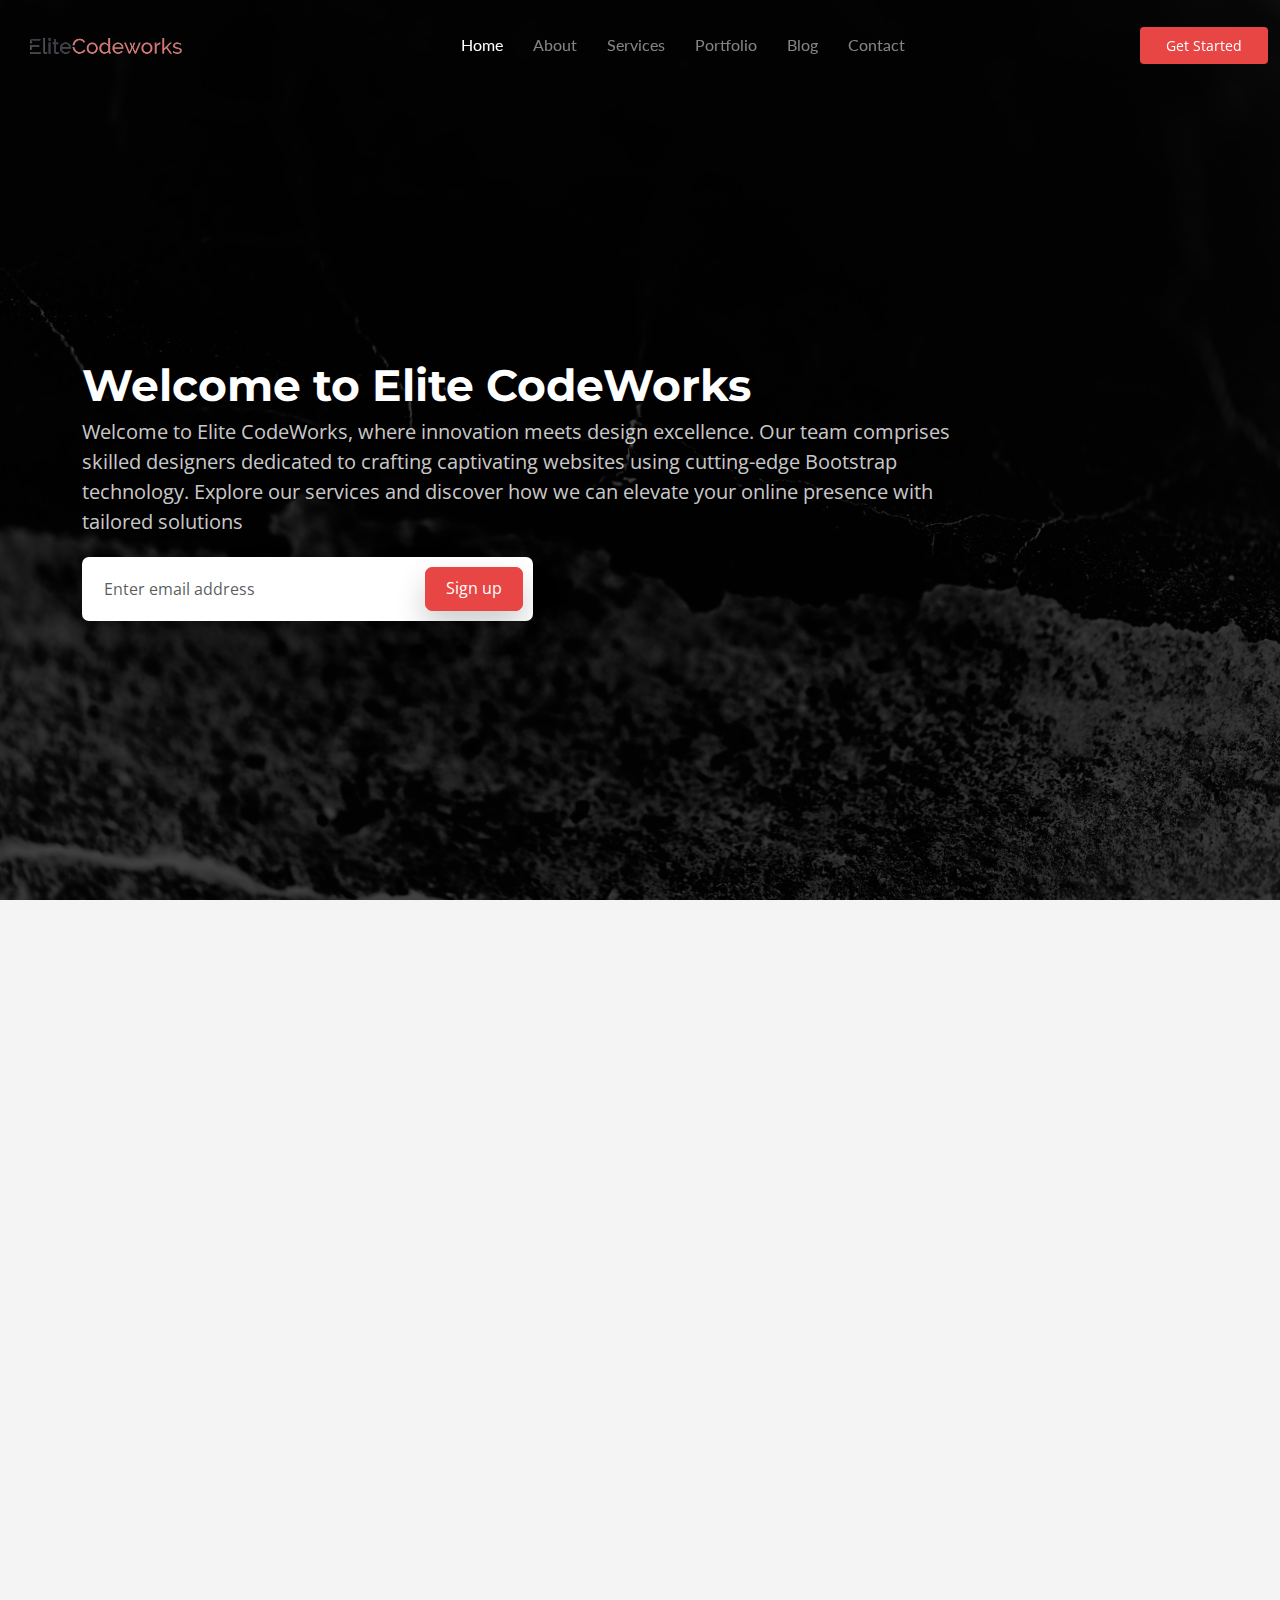
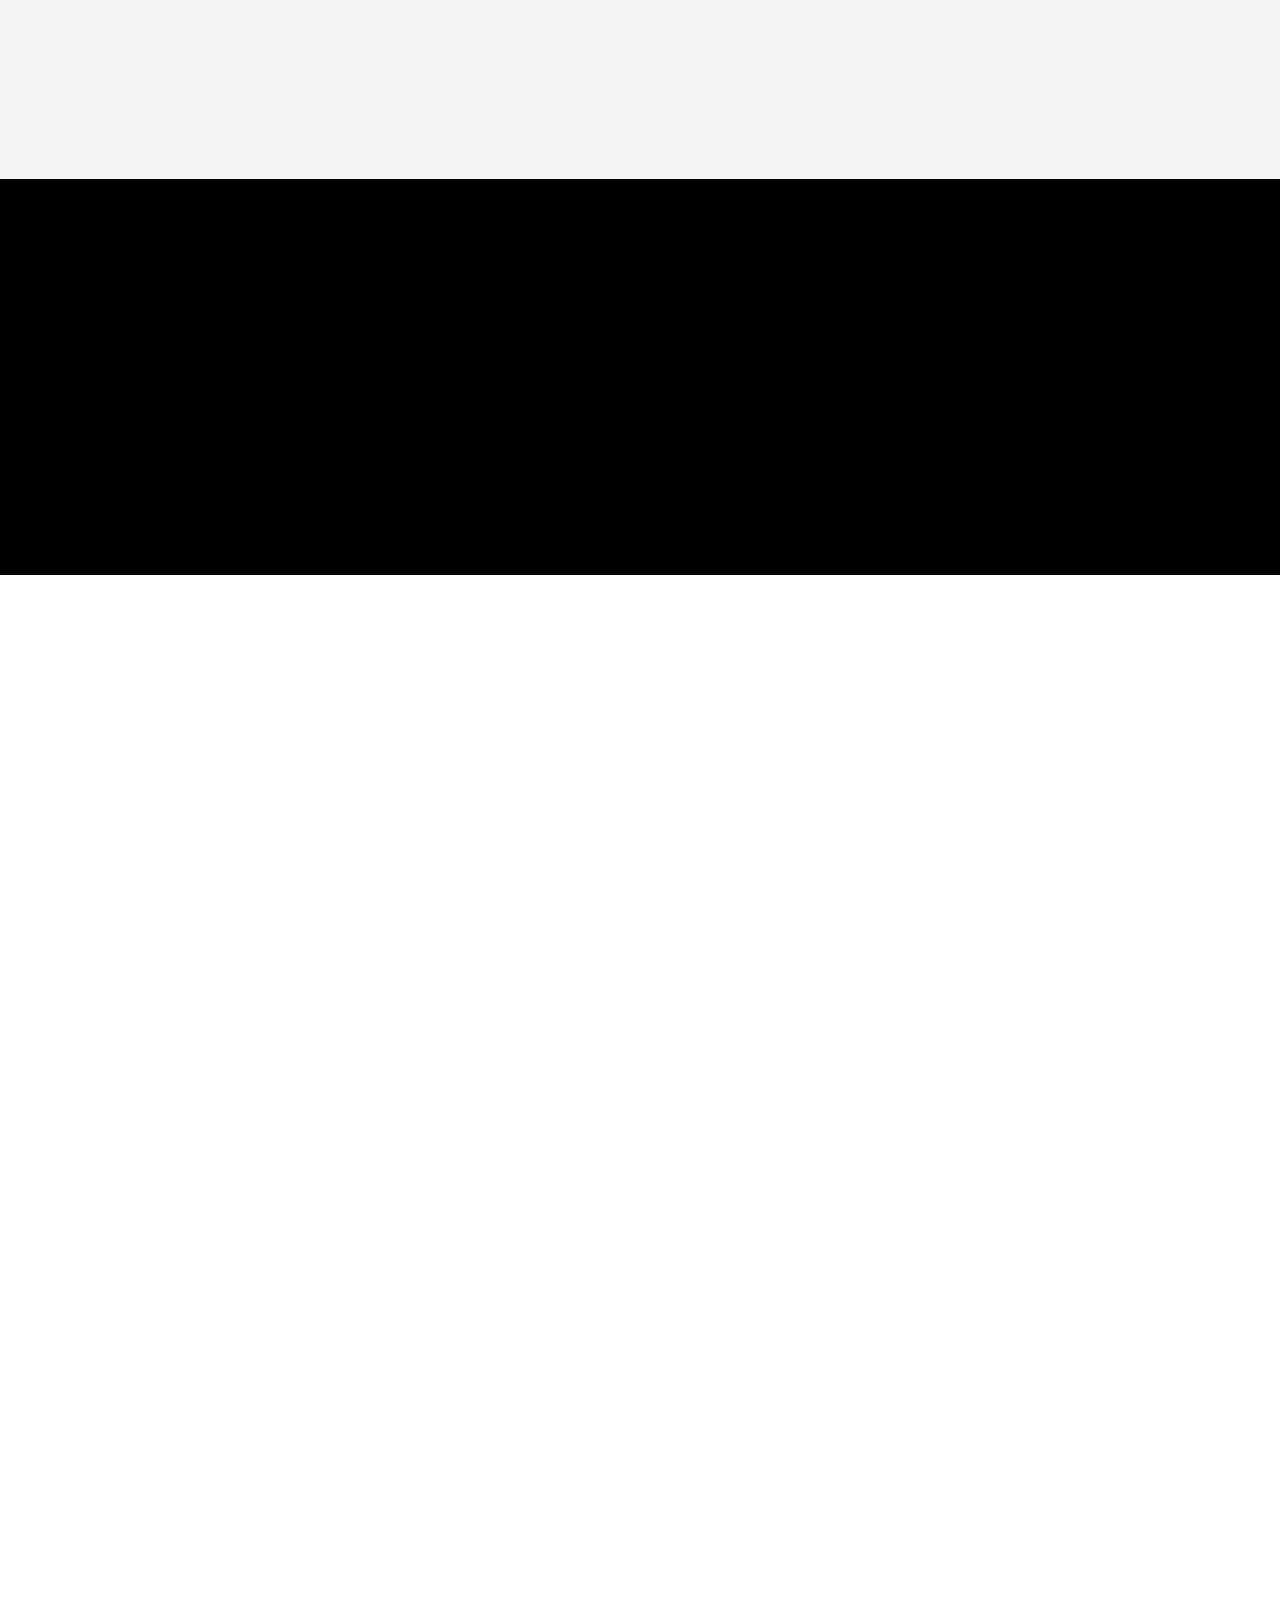
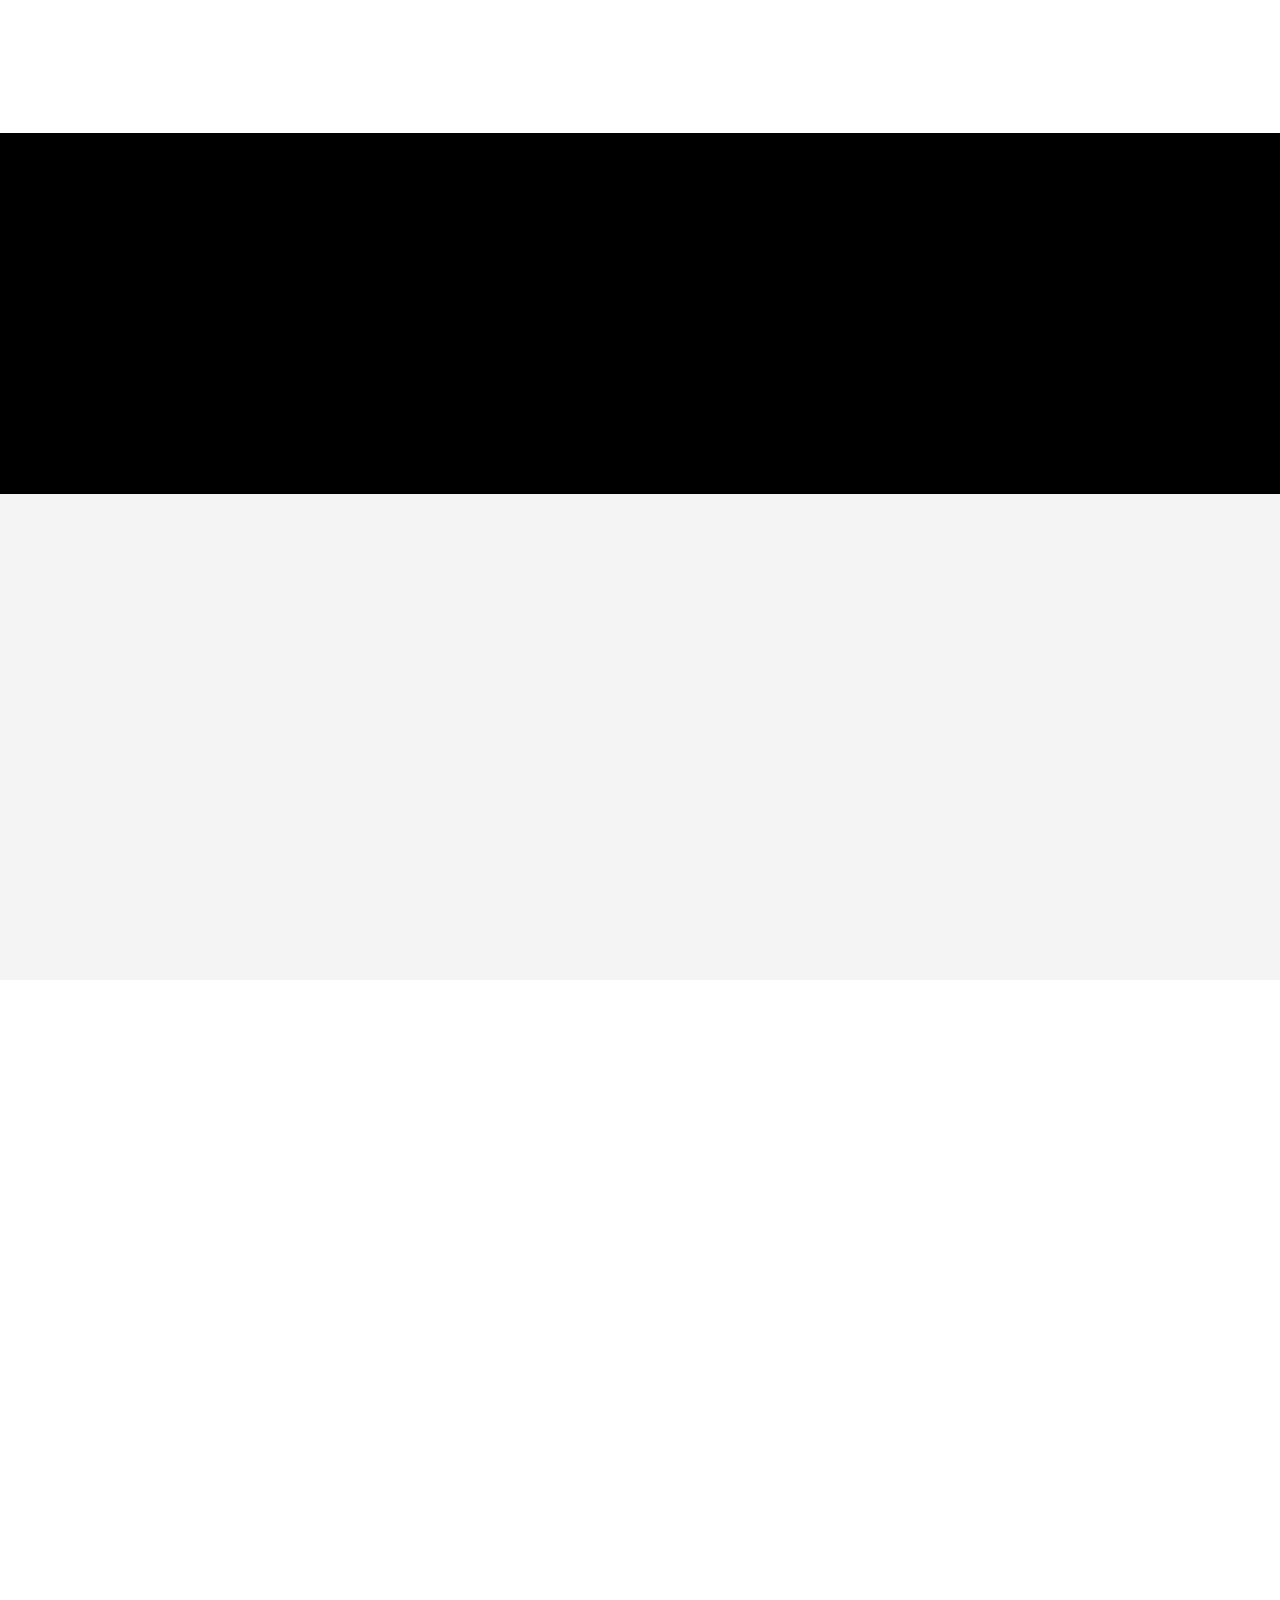
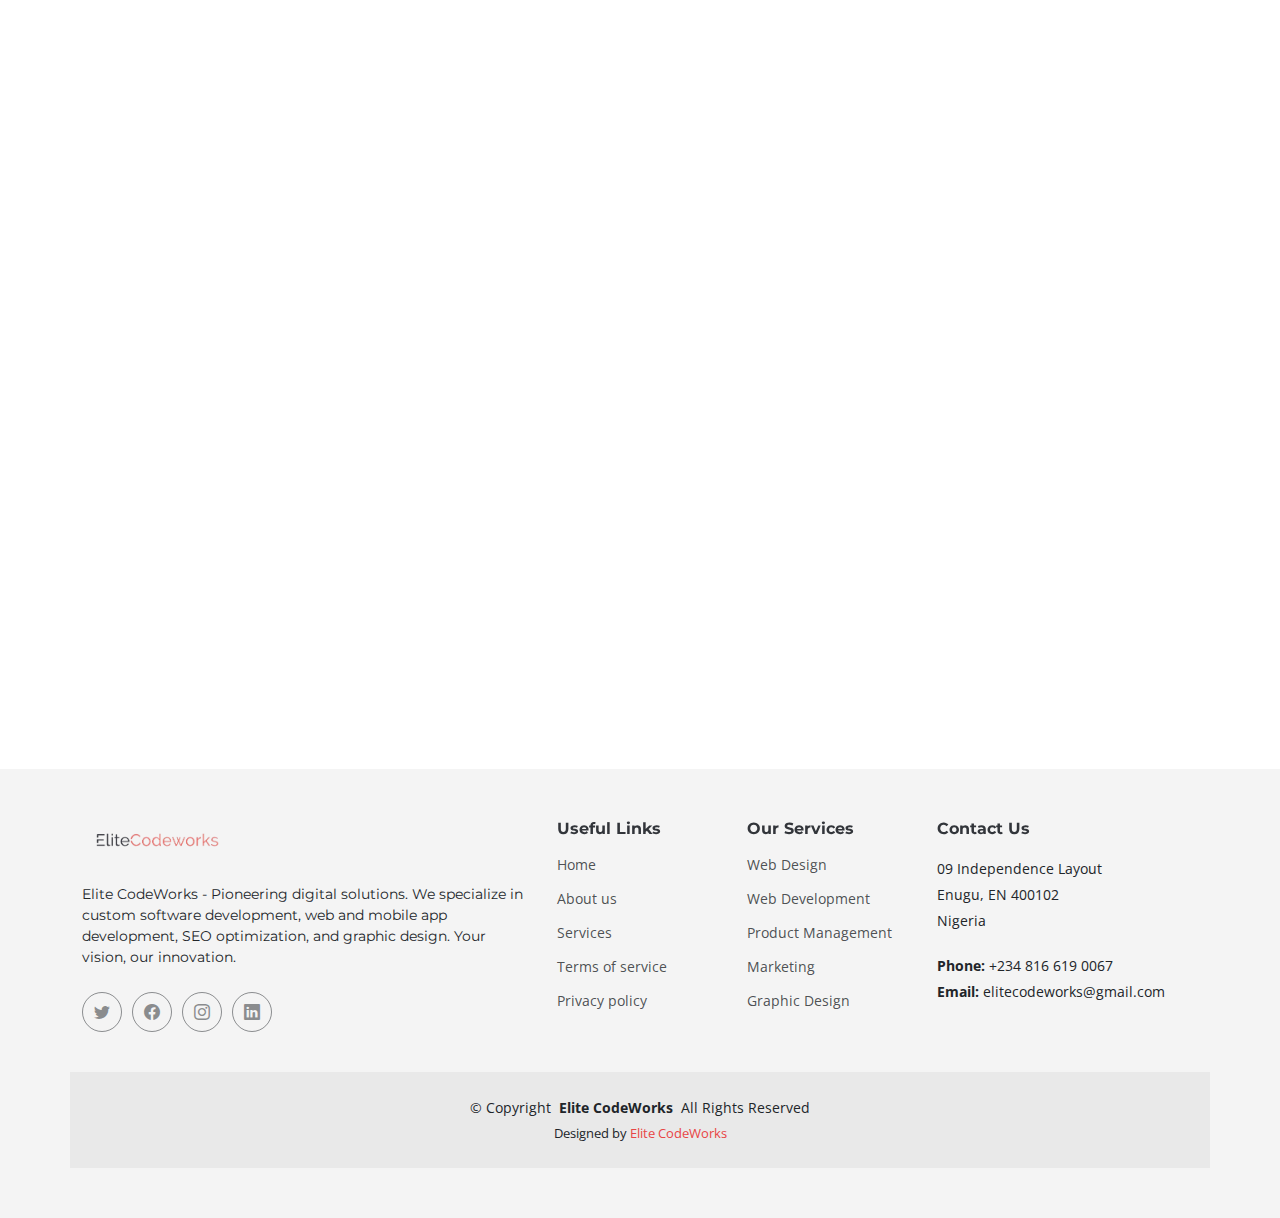
<file: index.html>
<!DOCTYPE html>
<html lang="en">

<head>
  <meta charset="utf-8">
  <meta content="width=device-width, initial-scale=1.0" name="viewport">

  <title>Home - Append Bootstrap Template</title>
  <meta content="" name="description">
  <meta content="" name="keywords">

  <!-- Favicons -->
  <link href="assets/img/favicon.png" rel="icon">
  <link href="assets/img/apple-touch-icon.png" rel="apple-touch-icon">

  <!-- Fonts -->
  <link href="https://fonts.googleapis.com" rel="preconnect">
  <link href="https://fonts.gstatic.com" rel="preconnect" crossorigin>
  <link
    href="https://fonts.googleapis.com/css2?family=Open+Sans:ital,wght@0,300;0,400;0,500;0,600;0,700;0,800;1,300;1,400;1,500;1,600;1,700;1,800&family=Montserrat:ital,wght@0,100;0,200;0,300;0,400;0,500;0,600;0,700;0,800;0,900;1,100;1,200;1,300;1,400;1,500;1,600;1,700;1,800;1,900&family=Lato:ital,wght@0,100;0,300;0,400;0,700;0,900;1,100;1,300;1,400;1,700;1,900&display=swap"
    rel="stylesheet">

  <!-- Vendor CSS Files -->
  <link href="assets/vendor/bootstrap/css/bootstrap.min.css" rel="stylesheet">
  <link href="assets/vendor/bootstrap-icons/bootstrap-icons.css" rel="stylesheet">
  <link href="assets/vendor/glightbox/css/glightbox.min.css" rel="stylesheet">
  <link href="assets/vendor/swiper/swiper-bundle.min.css" rel="stylesheet">
  <link href="assets/vendor/aos/aos.css" rel="stylesheet">

  <link href="assets/css/main.css" rel="stylesheet">
</head>

<body class="index-page" data-bs-spy="scroll" data-bs-target="#navmenu">

  <!-- ======= Header ======= -->
  <header id="header" class="header fixed-top d-flex align-items-center">
    <div class="container-fluid d-flex align-items-center justify-content-between">

      <a href="index.html" class="logo d-flex align-items-center me-auto me-xl-0">
        <img src="assets/img/logo.png" alt="">
      </a>

      <!-- Nav Menu -->
      <nav id="navmenu" class="navmenu">
        <ul>
          <li><a href="index.html#hero" class="active">Home</a></li>
          <li><a href="index.html#about">About</a></li>
          <li><a href="index.html#services">Services</a></li>
          <li><a href="index.html#portfolio">Portfolio</a></li>
          <li><a href="blog.html">Blog</a></li>
          <li><a href="index.html#contact">Contact</a></li>
        </ul>

        <i class="mobile-nav-toggle d-xl-none bi bi-list"></i>
      </nav><!-- End Nav Menu -->

      <a class="btn-getstarted" href="index.html#about">Get Started</a>

    </div>
  </header><!-- End Header -->

  <main id="main">

    <!-- Hero Section - Home Page -->
    <section id="hero" class="hero">

      <img src="assets/img/abstract2.jpg" alt="" data-aos="fade-in">

      <div class="container">
        <div class="row">
          <div class="col-lg-10">
            <h2 data-aos="fade-up" data-aos-delay="100">Welcome to Elite CodeWorks</h2>
            <p data-aos="fade-up" data-aos-delay="200">Welcome to Elite CodeWorks, where innovation meets design
              excellence. Our team comprises skilled designers dedicated to crafting captivating websites using
              cutting-edge Bootstrap technology. Explore our services and discover how we can elevate your online
              presence with tailored solutions</p>
          </div>
          <div class="col-lg-5">
            <form action="#" class="sign-up-form d-flex" data-aos="fade-up" data-aos-delay="300">
              <input type="text" class="form-control" placeholder="Enter email address">
              <input type="submit" class="btn btn-primary" value="Sign up">
            </form>
          </div>
        </div>
      </div>

    </section><!-- End Hero Section -->

    <!-- About Section - Home Page -->
    <section id="about" class="about">

      <div class="container" data-aos="fade-up" data-aos-delay="100">
        <div class="row align-items-xl-center gy-5">

          <div class="col-xl-5 content">
            <h3>About Us</h3>
            <h2>Elite CodeWorks: Pioneering Innovation</h2>
            <p>At Elite CodeWorks, we believe in the power of software to transform lives and industries. Our mission is
              to deliver cutting-edge solutions that empower businesses and individuals to reach their full potential.
              With a team of dedicated professionals and a commitment to excellence, we strive to push the boundaries of
              what's possible in the realm of software development.</p>
            <a href="#" class="read-more"><span>Read More</span><i class="bi bi-arrow-right"></i></a>

          </div>

          <div class="col-xl-7">
            <div class="row gy-4 icon-boxes">

              <div class="col-md-6" data-aos="fade-up" data-aos-delay="200">
                <div class="icon-box">
                  <i class="bi bi-buildings"></i>
                  <h3>Custom Software Solutions</h3>
                  <p>At Elite CodeWorks, we specialize in building custom software solutions tailored to meet your
                    business needs.</p>
                </div>
              </div> <!-- End Icon Box -->

              <div class="col-md-6" data-aos="fade-up" data-aos-delay="300">
                <div class="icon-box">
                  <i class="bi bi-clipboard-pulse"></i>
                  <h3>Healthcare Technology</h3>
                  <p>We're at the forefront of developing innovative technology solutions for the healthcare industry.
                  </p>
                </div>
              </div> <!-- End Icon Box -->

              <div class="col-md-6" data-aos="fade-up" data-aos-delay="400">
                <div class="icon-box">
                  <i class="bi bi-command"></i>
                  <h3>AI & Machine Learning</h3>
                  <p>We harness the power of AI and Machine Learning to help businesses make data-driven decisions.</p>
                </div>
              </div> <!-- End Icon Box -->

              <div class="col-md-6" data-aos="fade-up" data-aos-delay="500">
                <div class="icon-box">
                  <i class="bi bi-graph-up-arrow"></i>
                  <h3>Business Growth</h3>
                  <p>Our technology solutions are designed to drive growth and efficiency in your business.</p>
                </div>
              </div> <!-- End Icon Box -->

            </div>
          </div>


        </div>
      </div>

    </section><!-- End About Section -->

    <!-- Stats Section - Home Page -->
    <section id="stats" class="stats">

      <img src="assets/img/abstract4.jpg" alt="" data-aos="fade-in">

      <div class="container position-relative" data-aos="fade-up" data-aos-delay="100">

        <div class="row gy-4">

          <div class="col-lg-4 col-md-6">
            <div class="stats-item text-center w-100 h-100">
              <span data-purecounter-start="0" data-purecounter-end="56" data-purecounter-duration="1"
                class="purecounter"></span>
              <p>Clients</p>
            </div>
          </div><!-- End Stats Item -->

          <div class="col-lg-4 col-md-6">
            <div class="stats-item text-center w-100 h-100">
              <span data-purecounter-start="0" data-purecounter-end="127" data-purecounter-duration="1"
                class="purecounter"></span>
              <p>Projects</p>
            </div>
          </div><!-- End Stats Item -->

          <div class="col-lg-4 col-md-6">
            <div class="stats-item text-center w-100 h-100">
              <span data-purecounter-start="0" data-purecounter-end="871" data-purecounter-duration="1"
                class="purecounter"></span>
              <p>Hours Of Support</p>
            </div>
          </div><!-- End Stats Item -->
        </div><!-- End Stats Item -->

      </div>

      </div>

    </section><!-- End Stats Section -->

    <!-- Services Section - Home Page -->
    <section id="services" class="services">

      <!--  Section Title -->
      <div class="container section-title" data-aos="fade-up">
        <h2>Services</h2>
        <p>Necessitatibus eius consequatur ex aliquid fuga eum quidem sint consectetur velit</p>
      </div><!-- End Section Title -->

      <div class="container">

        <div class="row gy-4">

          <div class="col-lg-6 " data-aos="fade-up" data-aos-delay="100">
            <div class="service-item d-flex">
              <div class="icon flex-shrink-0"><i class="bi bi-browser-chrome"></i></div>
              <div>
                <h4 class="title"><a href="services-details.html" class="stretched-link">Web Development</a></h4>
                <p class="description">We create responsive and user-friendly websites to provide your customers with a
                  seamless digital experience.</p>
              </div>
            </div>
          </div><!-- End Service Item -->

          <div class="col-lg-6 " data-aos="fade-up" data-aos-delay="200">
            <div class="service-item d-flex">
              <div class="icon flex-shrink-0"><i class="bi bi-phone"></i></div>
              <div>
                <h4 class="title"><a href="services-details.html" class="stretched-link">Mobile App Development</a></h4>
                <p class="description">We build intuitive and engaging Android and iOS applications to help you connect
                  with your customers on-the-go.</p>
              </div>
            </div>
          </div><!-- End Service Item -->

          <div class="col-lg-6 " data-aos="fade-up" data-aos-delay="300">
            <div class="service-item d-flex">
              <div class="icon flex-shrink-0"><i class="bi bi-bar-chart"></i></div>
              <div>
                <h4 class="title"><a href="services-details.html" class="stretched-link">SEO Optimization</a></h4>
                <p class="description">We optimize your website to rank higher in search engine results, increasing
                  visibility and driving organic traffic.</p>
              </div>
            </div>
          </div><!-- End Service Item -->

          <div class="col-lg-6 " data-aos="fade-up" data-aos-delay="400">
            <div class="service-item d-flex">
              <div class="icon flex-shrink-0"><i class="bi bi-brush"></i></div>
              <div>
                <h4 class="title"><a href="services-details.html" class="stretched-link">Graphic Design</a></h4>
                <p class="description">Our creative team designs visually stunning graphics that resonate with your
                  audience and align with your brand identity.</p>
              </div>
            </div>
          </div><!-- End Service Item -->


        </div>

      </div>

    </section><!-- End Services Section -->

    <!-- Faq Section - Home Page -->
    <section id="faq" class="faq">

      <div class="container">

        <div class="row gy-4">

          <div class="col-lg-4" data-aos="fade-up" data-aos-delay="100">
            <div class="content px-xl-5">
              <h3><span>Frequently Asked </span><strong>Questions</strong></h3>
              <p>
                We've compiled some of the most common questions we receive about our services and processes. If
                you have a question that isn't answered here, please feel free to contact us.
              </p>
            </div>
          </div>

          <div class="col-lg-8" data-aos="fade-up" data-aos-delay="200">

            <div class="faq-container">
              <div class="faq-item faq-active">
                <h3><span class="num">1.</span> <span>What services does Elite CodeWorks offer?</span></h3>
                <div class="faq-content">
                  <p>Elite CodeWorks offers a range of services including custom software development, web development,
                    mobile app development, SEO optimization, and graphic design. Our team of experts is dedicated to
                    delivering high-quality solutions tailored to your specific needs.</p>
                </div>
                <i class="faq-toggle bi bi-chevron-right"></i>
              </div><!-- End Faq item-->

              <div class="faq-item">
                <h3><span class="num">2.</span> <span>How does Elite CodeWorks approach web development?</span></h3>
                <div class="faq-content">
                  <p>We approach web development with a focus on user experience, performance, and SEO. Our team uses
                    the latest technologies and follows best practices to create websites that are not only visually
                    appealing but also functional and user-friendly.</p>
                </div>
                <i class="faq-toggle bi bi-chevron-right"></i>
              </div><!-- End Faq item-->

              <div class="faq-item">
                <h3><span class="num">3.</span> <span>What platforms do you develop mobile apps for?</span></h3>
                <div class="faq-content">
                  <p>We develop mobile apps for both iOS and Android platforms. Our team is skilled in native and
                    cross-platform development, allowing us to create apps that provide a seamless user experience
                    across all devices.</p>
                </div>
                <i class="faq-toggle bi bi-chevron-right"></i>
              </div><!-- End Faq item-->

              <div class="faq-item">
                <h3><span class="num">4.</span> <span>How can SEO optimization benefit my business?</span></h3>
                <div class="faq-content">
                  <p>SEO optimization can significantly improve your website's visibility on search engines, leading to
                    increased traffic and potential customers. It's a crucial component of digital marketing that can
                    help your business grow online.</p>
                </div>
                <i class="faq-toggle bi bi-chevron-right"></i>
              </div><!-- End Faq item-->

              <div class="faq-item">
                <h3><span class="num">5.</span> <span>What types of graphic design services do you offer?</span></h3>
                <div class="faq-content">
                  <p>We offer a wide range of graphic design services including logo design, branding, web design, print
                    design, and more. Our creative team works closely with clients to create designs that effectively
                    convey their brand message.</p>
                </div>
                <i class="faq-toggle bi bi-chevron-right"></i>
              </div><!-- End Faq item-->


            </div>

          </div>
        </div>

      </div>

    </section><!-- End Faq Section -->

    <!-- Call-to-action Section - Home Page -->
    <section id="call-to-action" class="call-to-action">

      <img src="assets/img/abstract2.jpg" alt="">

      <div class="container">
        <div class="row justify-content-center" data-aos="zoom-in" data-aos-delay="100">
          <div class="col-xl-10">
            <div class="text-center">
              <h3>Start Your Digital Transformation Today</h3>
              <p>At Elite CodeWorks, we're ready to help you take your business to the next level with our custom
                software solutions. Whether you need a new website, mobile app, or SEO optimization, our team has the
                expertise to make your vision a reality.</p>
              <a class="cta-btn" href="#">Contact Us</a>
            </div>
          </div>
        </div>
      </div>

    </section><!-- End Call-to-action Section -->

    <!-- Testimonials Section - Home Page -->
    <section id="testimonials" class="testimonials">

      <div class="container">

        <div class="row align-items-center">

          <div class="col-lg-5 info" data-aos="fade-up" data-aos-delay="100">
            <h3>Testimonials</h3>
            <p>Explore what our clients have to say about their experience working with us. We take pride in delivering
              exceptional results and ensuring client satisfaction. Read on to discover how our services have helped
              businesses thrive in the digital landscape.</p>

          </div>

          <div class="col-lg-7" data-aos="fade-up" data-aos-delay="200">

            <div class="swiper">
              <script type="application/json" class="swiper-config">
                {
                  "loop": true,
                  "speed": 600,
                  "autoplay": {
                    "delay": 5000
                  },
                  "slidesPerView": "auto",
                  "pagination": {
                    "el": ".swiper-pagination",
                    "type": "bullets",
                    "clickable": true
                  }
                }
              </script>
              <div class="swiper-wrapper">

                <div class="swiper-slide">
                  <div class="testimonial-item">
                    <div class="d-flex">
                      <img src="assets/img/testimonials/testimonials-1.jpg" class="testimonial-img flex-shrink-0"
                        alt="">
                      <div>
                        <h3>David Thompson</h3>
                        <h4>CEO & Founder, TechSavvy Solutions</h4>
                        <div class="stars">
                          <i class="bi bi-star-fill"></i><i class="bi bi-star-fill"></i><i
                            class="bi bi-star-fill"></i><i class="bi bi-star-fill"></i><i class="bi bi-star-fill"></i>
                        </div>
                      </div>
                    </div>
                    <p>
                      <i class="bi bi-quote quote-icon-left"></i>
                      <span>Our experience with Elite CodeWorks has been exceptional. They crafted a stunning website
                        for
                        us and provided insightful SEO strategies that significantly boosted our online presence. Their
                        team is highly skilled, professional, and dedicated to delivering top-notch results. We highly
                        recommend their services!</span>
                      <i class="bi bi-quote quote-icon-right"></i>
                    </p>
                  </div>
                </div><!-- End testimonial item -->

                <div class="swiper-slide">
                  <div class="testimonial-item">
                    <div class="d-flex">
                      <img src="assets/img/testimonials/testimonials-2.jpg" class="testimonial-img flex-shrink-0"
                        alt="">
                      <div>
                        <h3>Emily Roberts</h3>
                        <h4>Marketing Director, PixelCraft Studios</h4>
                        <div class="stars">
                          <i class="bi bi-star-fill"></i><i class="bi bi-star-fill"></i><i
                            class="bi bi-star-fill"></i><i class="bi bi-star-fill"></i><i class="bi bi-star-fill"></i>
                        </div>
                      </div>
                    </div>
                    <p>
                      <i class="bi bi-quote quote-icon-left"></i>
                      <span>Elite CodeWorks transformed our app's user interface, giving it a modern and intuitive
                        design. Their attention to detail and creative approach exceeded our expectations. They are a
                        pleasure to work with and we look forward to collaborating with them on future projects.</span>
                      <i class="bi bi-quote quote-icon-right"></i>
                    </p>
                  </div>
                </div><!-- End testimonial item -->

                <div class="swiper-slide">
                  <div class="testimonial-item">
                    <div class="d-flex">
                      <img src="assets/img/testimonials/testimonials-3.jpg" class="testimonial-img flex-shrink-0"
                        alt="">
                      <div>
                        <h3>Alexander Lee</h3>
                        <h4>Creative Director, DesignHub Inc.</h4>
                        <div class="stars">
                          <i class="bi bi-star-fill"></i><i class="bi bi-star-fill"></i><i
                            class="bi bi-star-fill"></i><i class="bi bi-star-fill"></i><i class="bi bi-star-fill"></i>
                        </div>
                      </div>
                    </div>
                    <p>
                      <i class="bi bi-quote quote-icon-left"></i>
                      <span>The graphics design services provided by Elite CodeWorks were outstanding. They have a
                        talented team that brings ideas to life with precision and creativity. Their designs have
                        significantly enhanced our brand identity and marketing efforts. We highly recommend their
                        expertise.</span>
                      <i class="bi bi-quote quote-icon-right"></i>
                    </p>
                  </div>
                </div><!-- End testimonial item -->

                <div class="swiper-slide">
                  <div class="testimonial-item">
                    <div class="d-flex">
                      <img src="assets/img/testimonials/testimonials-4.jpg" class="testimonial-img flex-shrink-0"
                        alt="">
                      <div>
                        <h3>Michelle Adams</h3>
                        <h4>SEO Manager, Digital Dynamics</h4>
                        <div class="stars">
                          <i class="bi bi-star-fill"></i><i class="bi bi-star-fill"></i><i
                            class="bi bi-star-fill"></i><i class="bi bi-star-fill"></i><i class="bi bi-star-fill"></i>
                        </div>
                      </div>
                    </div>
                    <p>
                      <i class="bi bi-quote quote-icon-left"></i>
                      <span>Elite CodeWorks has significantly improved our website's search engine ranking with their
                        strategic SEO optimizations. Their expertise in this field is unmatched, and their dedication to
                        driving results is commendable. We're thrilled with the outcomes and look forward to continued
                        success with their support.</span>
                      <i class="bi bi-quote quote-icon-right"></i>
                    </p>
                  </div>
                </div><!-- End testimonial item -->

                <div class="swiper-slide">
                  <div class="testimonial-item">
                    <div class="d-flex">
                      <img src="assets/img/testimonials/testimonials-5.jpg" class="testimonial-img flex-shrink-0"
                        alt="">
                      <div>
                        <h3>Christopher Harris</h3>
                        <h4>CEO, TechGenius Solutions</h4>
                        <div class="stars">
                          <i class="bi bi-star-fill"></i><i class="bi bi-star-fill"></i><i
                            class="bi bi-star-fill"></i><i class="bi bi-star-fill"></i><i class="bi bi-star-fill"></i>
                        </div>
                      </div>
                    </div>
                    <p>
                      <i class="bi bi-quote quote-icon-left"></i>
                      <span>We entrusted Elite CodeWorks with the development of our website and were thoroughly
                        impressed with their expertise and professionalism. They delivered a visually stunning and
                        user-friendly website that perfectly aligns with our brand. Their attention to detail and
                        commitment to customer satisfaction make them a valuable partner for any digital project.</span>
                      <i class="bi bi-quote quote-icon-right"></i>
                    </p>
                  </div>
                </div><!-- End testimonial item -->


              </div>
              <div class="swiper-pagination"></div>
            </div>

          </div>

        </div>

      </div>

    </section><!-- End Testimonials Section -->

    <!-- Recent-posts Section - Home Page -->
    <section id="recent-posts" class="recent-posts">

      <!--  Section Title -->
      <div class="container section-title" data-aos="fade-up">
        <h2>Recent Posts</h2>
        <p>Necessitatibus eius consequatur ex aliquid fuga eum quidem sint consectetur velit</p>
      </div><!-- End Section Title -->

      <div class="container">

        <div class="row gy-4">

          <div class="col-xl-4 col-md-6" data-aos="fade-up" data-aos-delay="100">
            <article>

              <div class="post-img">
                <img src="assets/img/blog/blog-1.jpg" alt="" class="img-fluid">
              </div>

              <p class="post-category">Politics</p>

              <h2 class="title">
                <a href="blog-details.html">Dolorum optio tempore voluptas dignissimos</a>
              </h2>

              <div class="d-flex align-items-center">
                <img src="assets/img/blog/blog-author.jpg" alt="" class="img-fluid post-author-img flex-shrink-0">
                <div class="post-meta">
                  <p class="post-author">Maria Doe</p>
                  <p class="post-date">
                    <time datetime="2022-01-01">Jan 1, 2022</time>
                  </p>
                </div>
              </div>

            </article>
          </div><!-- End post list item -->

          <div class="col-xl-4 col-md-6" data-aos="fade-up" data-aos-delay="200">
            <article>

              <div class="post-img">
                <img src="assets/img/blog/blog-2.jpg" alt="" class="img-fluid">
              </div>

              <p class="post-category">Sports</p>

              <h2 class="title">
                <a href="blog-details.html">Nisi magni odit consequatur autem nulla dolorem</a>
              </h2>

              <div class="d-flex align-items-center">
                <img src="assets/img/blog/blog-author-2.jpg" alt="" class="img-fluid post-author-img flex-shrink-0">
                <div class="post-meta">
                  <p class="post-author">Allisa Mayer</p>
                  <p class="post-date">
                    <time datetime="2022-01-01">Jun 5, 2022</time>
                  </p>
                </div>
              </div>

            </article>
          </div><!-- End post list item -->

          <div class="col-xl-4 col-md-6" data-aos="fade-up" data-aos-delay="300">
            <article>

              <div class="post-img">
                <img src="assets/img/blog/blog-3.jpg" alt="" class="img-fluid">
              </div>

              <p class="post-category">Entertainment</p>

              <h2 class="title">
                <a href="blog-details.html">Possimus soluta ut id suscipit ea ut in quo quia et soluta</a>
              </h2>

              <div class="d-flex align-items-center">
                <img src="assets/img/blog/blog-author-3.jpg" alt="" class="img-fluid post-author-img flex-shrink-0">
                <div class="post-meta">
                  <p class="post-author">Mark Dower</p>
                  <p class="post-date">
                    <time datetime="2022-01-01">Jun 22, 2022</time>
                  </p>
                </div>
              </div>

            </article>
          </div><!-- End post list item -->

        </div><!-- End recent posts list -->

      </div>

    </section><!-- End Recent-posts Section -->

    <!-- Contact Section - Home Page -->
    <section id="contact" class="contact">

      <!--  Section Title -->
      <div class="container section-title" data-aos="fade-up">
        <h2>Contact</h2>
        <p>Reach out to us for any inquiries or support. We're here to help you navigate your digital transformation
          journey.</p>
      </div><!-- End Section Title -->


      <div class="container" data-aos="fade-up" data-aos-delay="100">

        <div class="row gy-4">

          <div class="col-lg-6">

            <div class="row gy-4">
              <div class="col-md-6">
                <div class="info-item" data-aos="fade" data-aos-delay="200">
                  <i class="bi bi-geo-alt"></i>
                  <h3>Address</h3>
                  <p>09 Independence Layout</p>
                  <p>Enugu, NG 400102</p>
                </div>
              </div><!-- End Info Item -->

              <div class="col-md-6">
                <div class="info-item" data-aos="fade" data-aos-delay="300">
                  <i class="bi bi-telephone"></i>
                  <h3>Call Us</h3>
                  <p>+234 811 320 8256</p>
                  <p>+234 816 619 0067</p>
                </div>
              </div><!-- End Info Item -->

              <div class="col-md-6">
                <div class="info-item" data-aos="fade" data-aos-delay="400">
                  <i class="bi bi-envelope"></i>
                  <h3>Email Us</h3>
                  <p>elitecodeworks@gmail.com</p>
                  <p>support@elitecodeworks.com</p>
                </div>
              </div><!-- End Info Item -->

              <div class="col-md-6">
                <div class="info-item" data-aos="fade" data-aos-delay="500">
                  <i class="bi bi-clock"></i>
                  <h3>Open Hours</h3>
                  <p>Monday - Friday</p>
                  <p>9:00AM - 05:00PM</p>
                </div>
              </div>
            </div>

          </div>

          <div class="col-lg-6">
            <form action="forms/contact.php" method="post" class="php-email-form" data-aos="fade-up"
              data-aos-delay="200">
              <div class="row gy-4">

                <div class="col-md-6">
                  <input type="text" name="name" class="form-control" placeholder="Your Name" required>
                </div>

                <div class="col-md-6 ">
                  <input type="email" class="form-control" name="email" placeholder="Your Email" required>
                </div>

                <div class="col-md-12">
                  <input type="text" class="form-control" name="subject" placeholder="Subject" required>
                </div>

                <div class="col-md-12">
                  <textarea class="form-control" name="message" rows="6" placeholder="Message" required></textarea>
                </div>

                <div class="col-md-12 text-center">
                  <div class="loading">Loading</div>
                  <div class="error-message"></div>
                  <div class="sent-message">Your message has been sent. Thank you!</div>

                  <button type="submit">Send Message</button>
                </div>

              </div>
            </form>
          </div><!-- End Contact Form -->

        </div>

      </div>

    </section><!-- End Contact Section -->
  </main>

  <!-- ======= Footer ======= -->
  <footer id="footer" class="footer">

    <div class="container footer-top">
      <div class="row gy-4">
        <div class="col-lg-5 col-md-12 footer-about">
          <a href="index.html" class="logo d-flex align-items-center">
            <img src="assets/img/logo.png" alt="" class="footer-logo">
          </a>
          <p>Elite CodeWorks - Pioneering digital solutions. We specialize in custom software development, web and
            mobile
            app development, SEO optimization, and graphic design. Your vision, our innovation.</p>
          <div class="social-links d-flex mt-4">
            <a href=""><i class="bi bi-twitter"></i></a>
            <a href=""><i class="bi bi-facebook"></i></a>
            <a href=""><i class="bi bi-instagram"></i></a>
            <a href=""><i class="bi bi-linkedin"></i></a>
          </div>
        </div>

        <div class="col-lg-2 col-6 footer-links">
          <h4>Useful Links</h4>
          <ul>
            <li><a href="#">Home</a></li>
            <li><a href="#">About us</a></li>
            <li><a href="#">Services</a></li>
            <li><a href="#">Terms of service</a></li>
            <li><a href="#">Privacy policy</a></li>
          </ul>
        </div>

        <div class="col-lg-2 col-6 footer-links">
          <h4>Our Services</h4>
          <ul>
            <li><a href="#">Web Design</a></li>
            <li><a href="#">Web Development</a></li>
            <li><a href="#">Product Management</a></li>
            <li><a href="#">Marketing</a></li>
            <li><a href="#">Graphic Design</a></li>
          </ul>
        </div>

        <div class="col-lg-3 col-md-12 footer-contact text-center text-md-start">
          <h4>Contact Us</h4>
          <p>09 Independence Layout</p>
          <p>Enugu, EN 400102</p>
          <p>Nigeria</p>
          <p class="mt-4"><strong>Phone:</strong> <span>+234 816 619 0067</span></p>
          <p><strong>Email:</strong> <span>elitecodeworks@gmail.com</span></p>
        </div>

      </div>
    </div>

    <div class="container copyright text-center mt-4">
      <p>&copy; <span>Copyright</span> <strong class="px-1">Elite CodeWorks</strong> <span>All Rights Reserved</span>
      </p>
      <div class="credits">
        Designed by <a href="">Elite CodeWorks</a>
      </div>
    </div>

  </footer><!-- End Footer -->

  <!-- Scroll Top Button -->
  <a href="#" id="scroll-top" class="scroll-top d-flex align-items-center justify-content-center"><i
      class="bi bi-arrow-up-short"></i></a>

  <!-- Preloader -->
  <div id="preloader">
    <div></div>
    <div></div>
    <div></div>
    <div></div>
  </div>

  <!-- Vendor JS Files -->
  <script src="assets/vendor/bootstrap/js/bootstrap.bundle.min.js"></script>
  <script src="assets/vendor/glightbox/js/glightbox.min.js"></script>
  <script src="assets/vendor/purecounter/purecounter_vanilla.js"></script>
  <script src="assets/vendor/imagesloaded/imagesloaded.pkgd.min.js"></script>
  <script src="assets/vendor/isotope-layout/isotope.pkgd.min.js"></script>
  <script src="assets/vendor/swiper/swiper-bundle.min.js"></script>
  <script src="assets/vendor/aos/aos.js"></script>
  <script src="assets/vendor/php-email-form/validate.js"></script>

  <!-- Template Main JS File -->
  <script src="assets/js/main.js"></script>

</body>

</html>
</file>
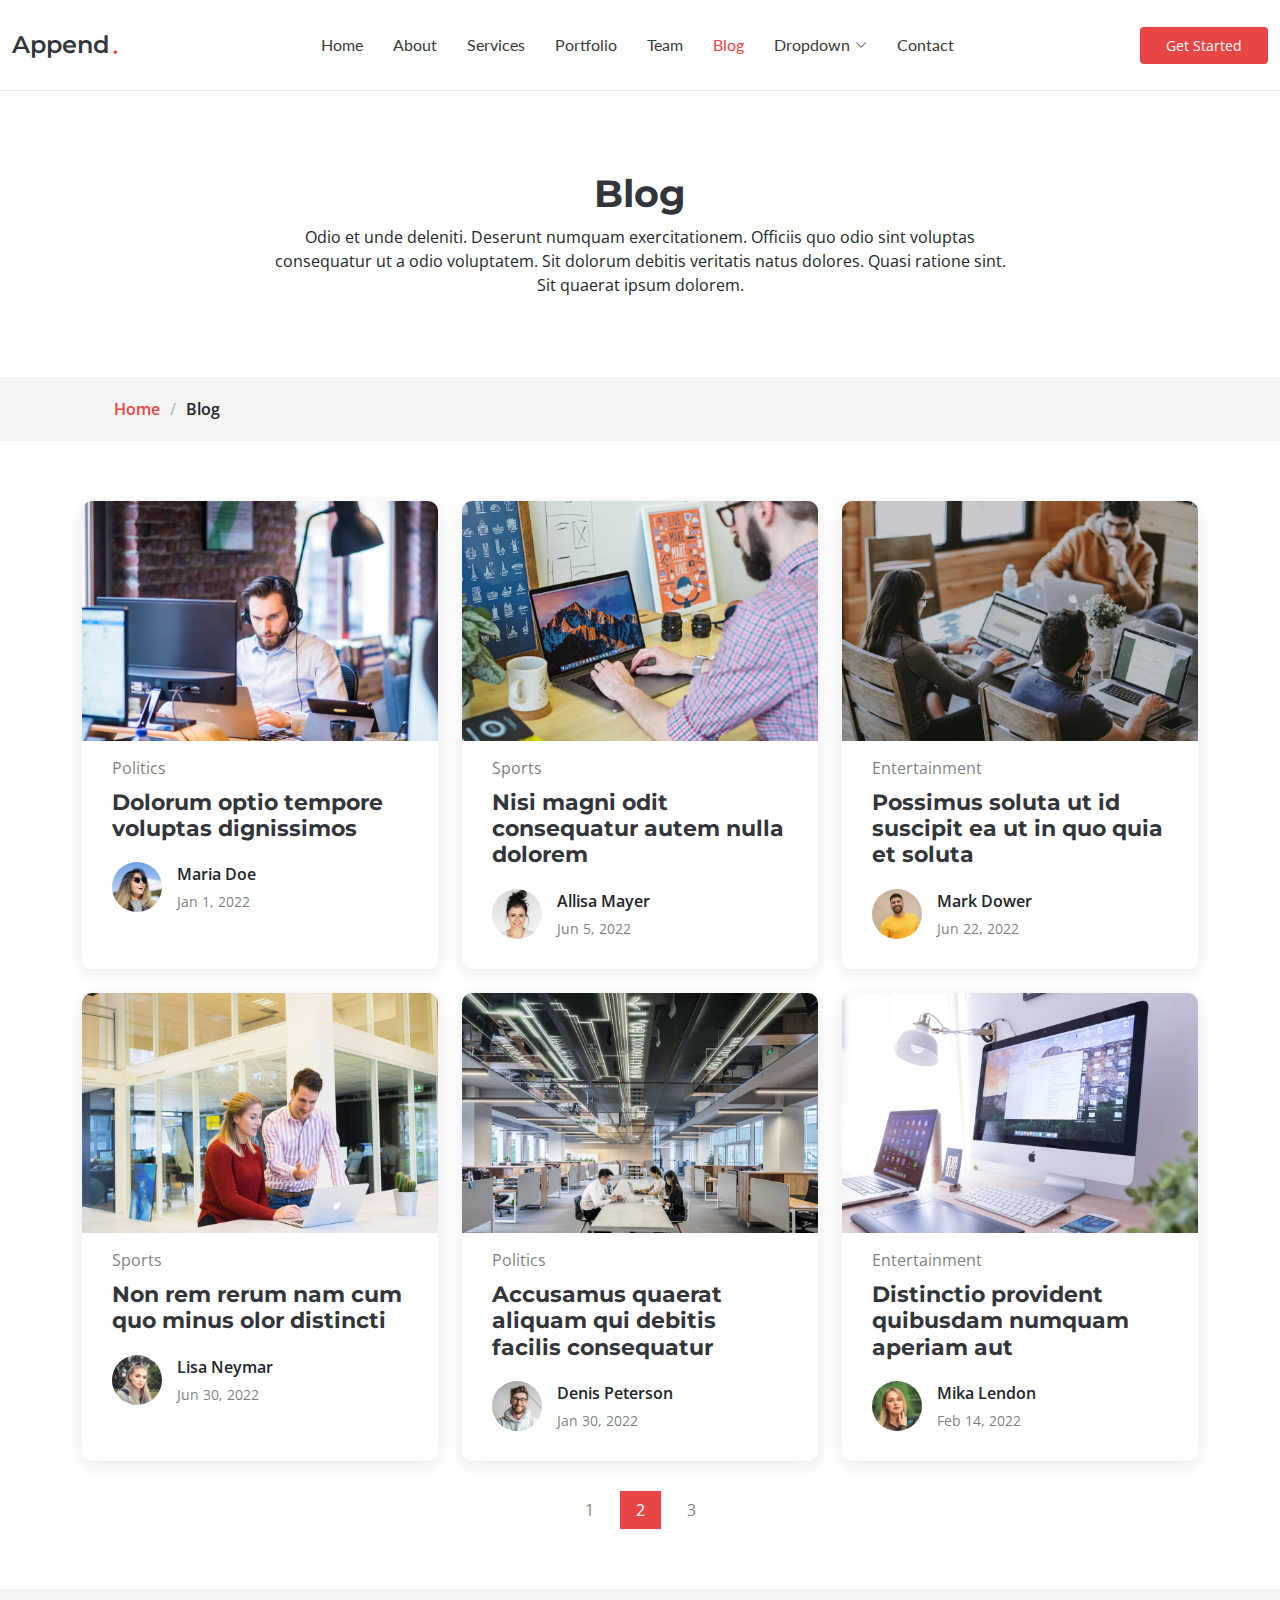
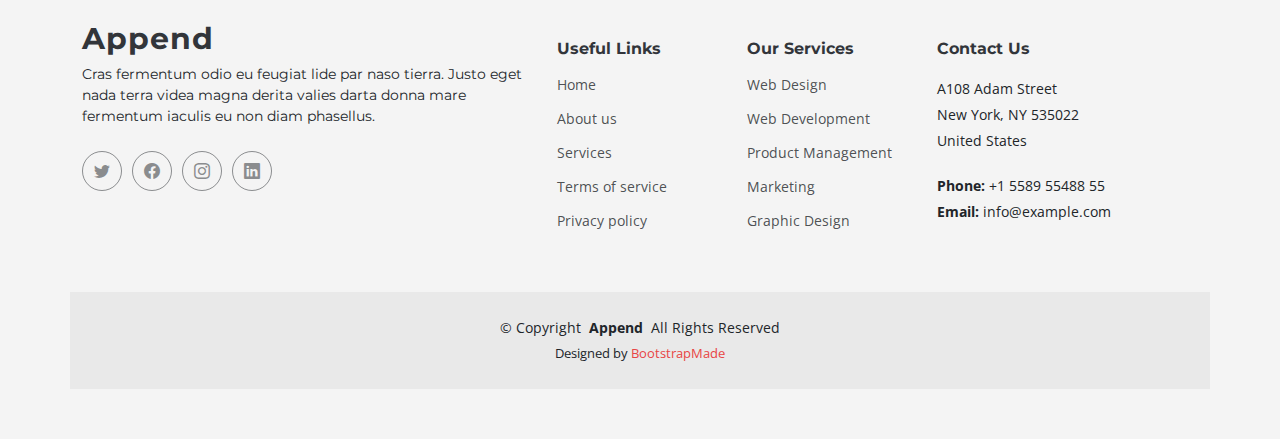
<file: blog.html>
<!DOCTYPE html>
<html lang="en">

<head>
  <meta charset="utf-8">
  <meta content="width=device-width, initial-scale=1.0" name="viewport">

  <title>Blog - Append Bootstrap Template</title>
  <meta content="" name="description">
  <meta content="" name="keywords">

  <!-- Favicons -->
  <link href="assets/img/favicon.png" rel="icon">
  <link href="assets/img/apple-touch-icon.png" rel="apple-touch-icon">

  <!-- Fonts -->
  <link href="https://fonts.googleapis.com" rel="preconnect">
  <link href="https://fonts.gstatic.com" rel="preconnect" crossorigin>
  <link href="https://fonts.googleapis.com/css2?family=Open+Sans:ital,wght@0,300;0,400;0,500;0,600;0,700;0,800;1,300;1,400;1,500;1,600;1,700;1,800&family=Montserrat:ital,wght@0,100;0,200;0,300;0,400;0,500;0,600;0,700;0,800;0,900;1,100;1,200;1,300;1,400;1,500;1,600;1,700;1,800;1,900&family=Lato:ital,wght@0,100;0,300;0,400;0,700;0,900;1,100;1,300;1,400;1,700;1,900&display=swap" rel="stylesheet">

  <!-- Vendor CSS Files -->
  <link href="assets/vendor/bootstrap/css/bootstrap.min.css" rel="stylesheet">
  <link href="assets/vendor/bootstrap-icons/bootstrap-icons.css" rel="stylesheet">
  <link href="assets/vendor/glightbox/css/glightbox.min.css" rel="stylesheet">
  <link href="assets/vendor/swiper/swiper-bundle.min.css" rel="stylesheet">
  <link href="assets/vendor/aos/aos.css" rel="stylesheet">

  <!-- Template Main CSS File -->
  <link href="assets/css/main.css" rel="stylesheet">

  <!-- =======================================================
  * Template Name: Append
  * Template URL: https://bootstrapmade.com/append-bootstrap-website-template/
  * Updated: Mar 17 2024 with Bootstrap v5.3.3
  * Author: BootstrapMade.com
  * License: https://bootstrapmade.com/license/
  ======================================================== -->
</head>

<body class="blog-page" data-bs-spy="scroll" data-bs-target="#navmenu">

  <!-- ======= Header ======= -->
  <header id="header" class="header sticky-top d-flex align-items-center">
    <div class="container-fluid d-flex align-items-center justify-content-between">

      <a href="index.html" class="logo d-flex align-items-center me-auto me-xl-0">
        <!-- Uncomment the line below if you also wish to use an image logo -->
        <!-- <img src="assets/img/logo.png" alt=""> -->
        <h1>Append</h1>
        <span>.</span>
      </a>

      <!-- Nav Menu -->
      <nav id="navmenu" class="navmenu">
        <ul>
          <li><a href="index.html#hero">Home</a></li>
          <li><a href="index.html#about">About</a></li>
          <li><a href="index.html#services">Services</a></li>
          <li><a href="index.html#portfolio">Portfolio</a></li>
          <li><a href="index.html#team">Team</a></li>
          <li><a href="blog.html" class="active">Blog</a></li>
          <li class="dropdown has-dropdown"><a href="#"><span>Dropdown</span> <i class="bi bi-chevron-down"></i></a>
            <ul class="dd-box-shadow">
              <li><a href="#">Dropdown 1</a></li>
              <li class="dropdown has-dropdown"><a href="#"><span>Deep Dropdown</span> <i class="bi bi-chevron-down"></i></a>
                <ul class="dd-box-shadow">
                  <li><a href="#">Deep Dropdown 1</a></li>
                  <li><a href="#">Deep Dropdown 2</a></li>
                  <li><a href="#">Deep Dropdown 3</a></li>
                  <li><a href="#">Deep Dropdown 4</a></li>
                  <li><a href="#">Deep Dropdown 5</a></li>
                </ul>
              </li>
              <li><a href="#">Dropdown 2</a></li>
              <li><a href="#">Dropdown 3</a></li>
              <li><a href="#">Dropdown 4</a></li>
            </ul>
          </li>
          <li><a href="index.html#contact">Contact</a></li>
        </ul>

        <i class="mobile-nav-toggle d-xl-none bi bi-list"></i>
      </nav><!-- End Nav Menu -->

      <a class="btn-getstarted" href="index.html#about">Get Started</a>

    </div>
  </header><!-- End Header -->

  <main id="main">

    <!-- Blog Page Title & Breadcrumbs -->
    <div data-aos="fade" class="page-title">
      <div class="heading">
        <div class="container">
          <div class="row d-flex justify-content-center text-center">
            <div class="col-lg-8">
              <h1>Blog</h1>
              <p class="mb-0">Odio et unde deleniti. Deserunt numquam exercitationem. Officiis quo odio sint voluptas consequatur ut a odio voluptatem. Sit dolorum debitis veritatis natus dolores. Quasi ratione sint. Sit quaerat ipsum dolorem.</p>
            </div>
          </div>
        </div>
      </div>
      <nav class="breadcrumbs">
        <div class="container">
          <ol>
            <li><a href="index.html">Home</a></li>
            <li class="current">Blog</li>
          </ol>
        </div>
      </nav>
    </div><!-- End Page Title -->

    <!-- Blog Section - Blog Page -->
    <section id="blog" class="blog">

      <div class="container" data-aos="fade-up" data-aos-delay="100">

        <div class="row gy-4 posts-list">

          <div class="col-xl-4 col-lg-6">
            <article>

              <div class="post-img">
                <img src="assets/img/blog/blog-1.jpg" alt="" class="img-fluid">
              </div>

              <p class="post-category">Politics</p>

              <h2 class="title">
                <a href="blog-details.html">Dolorum optio tempore voluptas dignissimos</a>
              </h2>

              <div class="d-flex align-items-center">
                <img src="assets/img/blog/blog-author.jpg" alt="" class="img-fluid post-author-img flex-shrink-0">
                <div class="post-meta">
                  <p class="post-author">Maria Doe</p>
                  <p class="post-date">
                    <time datetime="2022-01-01">Jan 1, 2022</time>
                  </p>
                </div>
              </div>

            </article>
          </div><!-- End post list item -->

          <div class="col-xl-4 col-lg-6">
            <article>

              <div class="post-img">
                <img src="assets/img/blog/blog-2.jpg" alt="" class="img-fluid">
              </div>

              <p class="post-category">Sports</p>

              <h2 class="title">
                <a href="blog-details.html">Nisi magni odit consequatur autem nulla dolorem</a>
              </h2>

              <div class="d-flex align-items-center">
                <img src="assets/img/blog/blog-author-2.jpg" alt="" class="img-fluid post-author-img flex-shrink-0">
                <div class="post-meta">
                  <p class="post-author">Allisa Mayer</p>
                  <p class="post-date">
                    <time datetime="2022-01-01">Jun 5, 2022</time>
                  </p>
                </div>
              </div>

            </article>
          </div><!-- End post list item -->

          <div class="col-xl-4 col-lg-6">
            <article>

              <div class="post-img">
                <img src="assets/img/blog/blog-3.jpg" alt="" class="img-fluid">
              </div>

              <p class="post-category">Entertainment</p>

              <h2 class="title">
                <a href="blog-details.html">Possimus soluta ut id suscipit ea ut in quo quia et soluta</a>
              </h2>

              <div class="d-flex align-items-center">
                <img src="assets/img/blog/blog-author-3.jpg" alt="" class="img-fluid post-author-img flex-shrink-0">
                <div class="post-meta">
                  <p class="post-author">Mark Dower</p>
                  <p class="post-date">
                    <time datetime="2022-01-01">Jun 22, 2022</time>
                  </p>
                </div>
              </div>

            </article>
          </div><!-- End post list item -->

          <div class="col-xl-4 col-lg-6">
            <article>

              <div class="post-img">
                <img src="assets/img/blog/blog-4.jpg" alt="" class="img-fluid">
              </div>

              <p class="post-category">Sports</p>

              <h2 class="title">
                <a href="blog-details.html">Non rem rerum nam cum quo minus olor distincti</a>
              </h2>

              <div class="d-flex align-items-center">
                <img src="assets/img/blog/blog-author-4.jpg" alt="" class="img-fluid post-author-img flex-shrink-0">
                <div class="post-meta">
                  <p class="post-author">Lisa Neymar</p>
                  <p class="post-date">
                    <time datetime="2022-01-01">Jun 30, 2022</time>
                  </p>
                </div>
              </div>

            </article>
          </div><!-- End post list item -->

          <div class="col-xl-4 col-lg-6">
            <article>

              <div class="post-img">
                <img src="assets/img/blog/blog-5.jpg" alt="" class="img-fluid">
              </div>

              <p class="post-category">Politics</p>

              <h2 class="title">
                <a href="blog-details.html">Accusamus quaerat aliquam qui debitis facilis consequatur</a>
              </h2>

              <div class="d-flex align-items-center">
                <img src="assets/img/blog/blog-author-5.jpg" alt="" class="img-fluid post-author-img flex-shrink-0">
                <div class="post-meta">
                  <p class="post-author">Denis Peterson</p>
                  <p class="post-date">
                    <time datetime="2022-01-01">Jan 30, 2022</time>
                  </p>
                </div>
              </div>

            </article>
          </div><!-- End post list item -->

          <div class="col-xl-4 col-lg-6">
            <article>

              <div class="post-img">
                <img src="assets/img/blog/blog-6.jpg" alt="" class="img-fluid">
              </div>

              <p class="post-category">Entertainment</p>

              <h2 class="title">
                <a href="blog-details.html">Distinctio provident quibusdam numquam aperiam aut</a>
              </h2>

              <div class="d-flex align-items-center">
                <img src="assets/img/blog/blog-author-6.jpg" alt="" class="img-fluid post-author-img flex-shrink-0">
                <div class="post-meta">
                  <p class="post-author">Mika Lendon</p>
                  <p class="post-date">
                    <time datetime="2022-01-01">Feb 14, 2022</time>
                  </p>
                </div>
              </div>

            </article>
          </div><!-- End post list item -->

        </div><!-- End blog posts list -->

        <div class="pagination d-flex justify-content-center">
          <ul>
            <li><a href="#">1</a></li>
            <li class="active"><a href="#">2</a></li>
            <li><a href="#">3</a></li>
          </ul>
        </div><!-- End pagination -->

      </div>

    </section><!-- End Blog Section -->

  </main>

  <!-- ======= Footer ======= -->
  <footer id="footer" class="footer">

    <div class="container footer-top">
      <div class="row gy-4">
        <div class="col-lg-5 col-md-12 footer-about">
          <a href="index.html" class="logo d-flex align-items-center">
            <span>Append</span>
          </a>
          <p>Cras fermentum odio eu feugiat lide par naso tierra. Justo eget nada terra videa magna derita valies darta donna mare fermentum iaculis eu non diam phasellus.</p>
          <div class="social-links d-flex mt-4">
            <a href=""><i class="bi bi-twitter"></i></a>
            <a href=""><i class="bi bi-facebook"></i></a>
            <a href=""><i class="bi bi-instagram"></i></a>
            <a href=""><i class="bi bi-linkedin"></i></a>
          </div>
        </div>

        <div class="col-lg-2 col-6 footer-links">
          <h4>Useful Links</h4>
          <ul>
            <li><a href="#">Home</a></li>
            <li><a href="#">About us</a></li>
            <li><a href="#">Services</a></li>
            <li><a href="#">Terms of service</a></li>
            <li><a href="#">Privacy policy</a></li>
          </ul>
        </div>

        <div class="col-lg-2 col-6 footer-links">
          <h4>Our Services</h4>
          <ul>
            <li><a href="#">Web Design</a></li>
            <li><a href="#">Web Development</a></li>
            <li><a href="#">Product Management</a></li>
            <li><a href="#">Marketing</a></li>
            <li><a href="#">Graphic Design</a></li>
          </ul>
        </div>

        <div class="col-lg-3 col-md-12 footer-contact text-center text-md-start">
          <h4>Contact Us</h4>
          <p>A108 Adam Street</p>
          <p>New York, NY 535022</p>
          <p>United States</p>
          <p class="mt-4"><strong>Phone:</strong> <span>+1 5589 55488 55</span></p>
          <p><strong>Email:</strong> <span>info@example.com</span></p>
        </div>

      </div>
    </div>

    <div class="container copyright text-center mt-4">
      <p>&copy; <span>Copyright</span> <strong class="px-1">Append</strong> <span>All Rights Reserved</span></p>
      <div class="credits">
        <!-- All the links in the footer should remain intact. -->
        <!-- You can delete the links only if you've purchased the pro version. -->
        <!-- Licensing information: https://bootstrapmade.com/license/ -->
        <!-- Purchase the pro version with working PHP/AJAX contact form: [buy-url] -->
        Designed by <a href="https://bootstrapmade.com/">BootstrapMade</a>
      </div>
    </div>

  </footer><!-- End Footer -->

  <!-- Scroll Top Button -->
  <a href="#" id="scroll-top" class="scroll-top d-flex align-items-center justify-content-center"><i class="bi bi-arrow-up-short"></i></a>

  <!-- Preloader -->
  <div id="preloader">
    <div></div>
    <div></div>
    <div></div>
    <div></div>
  </div>

  <!-- Vendor JS Files -->
  <script src="assets/vendor/bootstrap/js/bootstrap.bundle.min.js"></script>
  <script src="assets/vendor/glightbox/js/glightbox.min.js"></script>
  <script src="assets/vendor/purecounter/purecounter_vanilla.js"></script>
  <script src="assets/vendor/imagesloaded/imagesloaded.pkgd.min.js"></script>
  <script src="assets/vendor/isotope-layout/isotope.pkgd.min.js"></script>
  <script src="assets/vendor/swiper/swiper-bundle.min.js"></script>
  <script src="assets/vendor/aos/aos.js"></script>
  <script src="assets/vendor/php-email-form/validate.js"></script>

  <!-- Template Main JS File -->
  <script src="assets/js/main.js"></script>

</body>

</html>
</file>
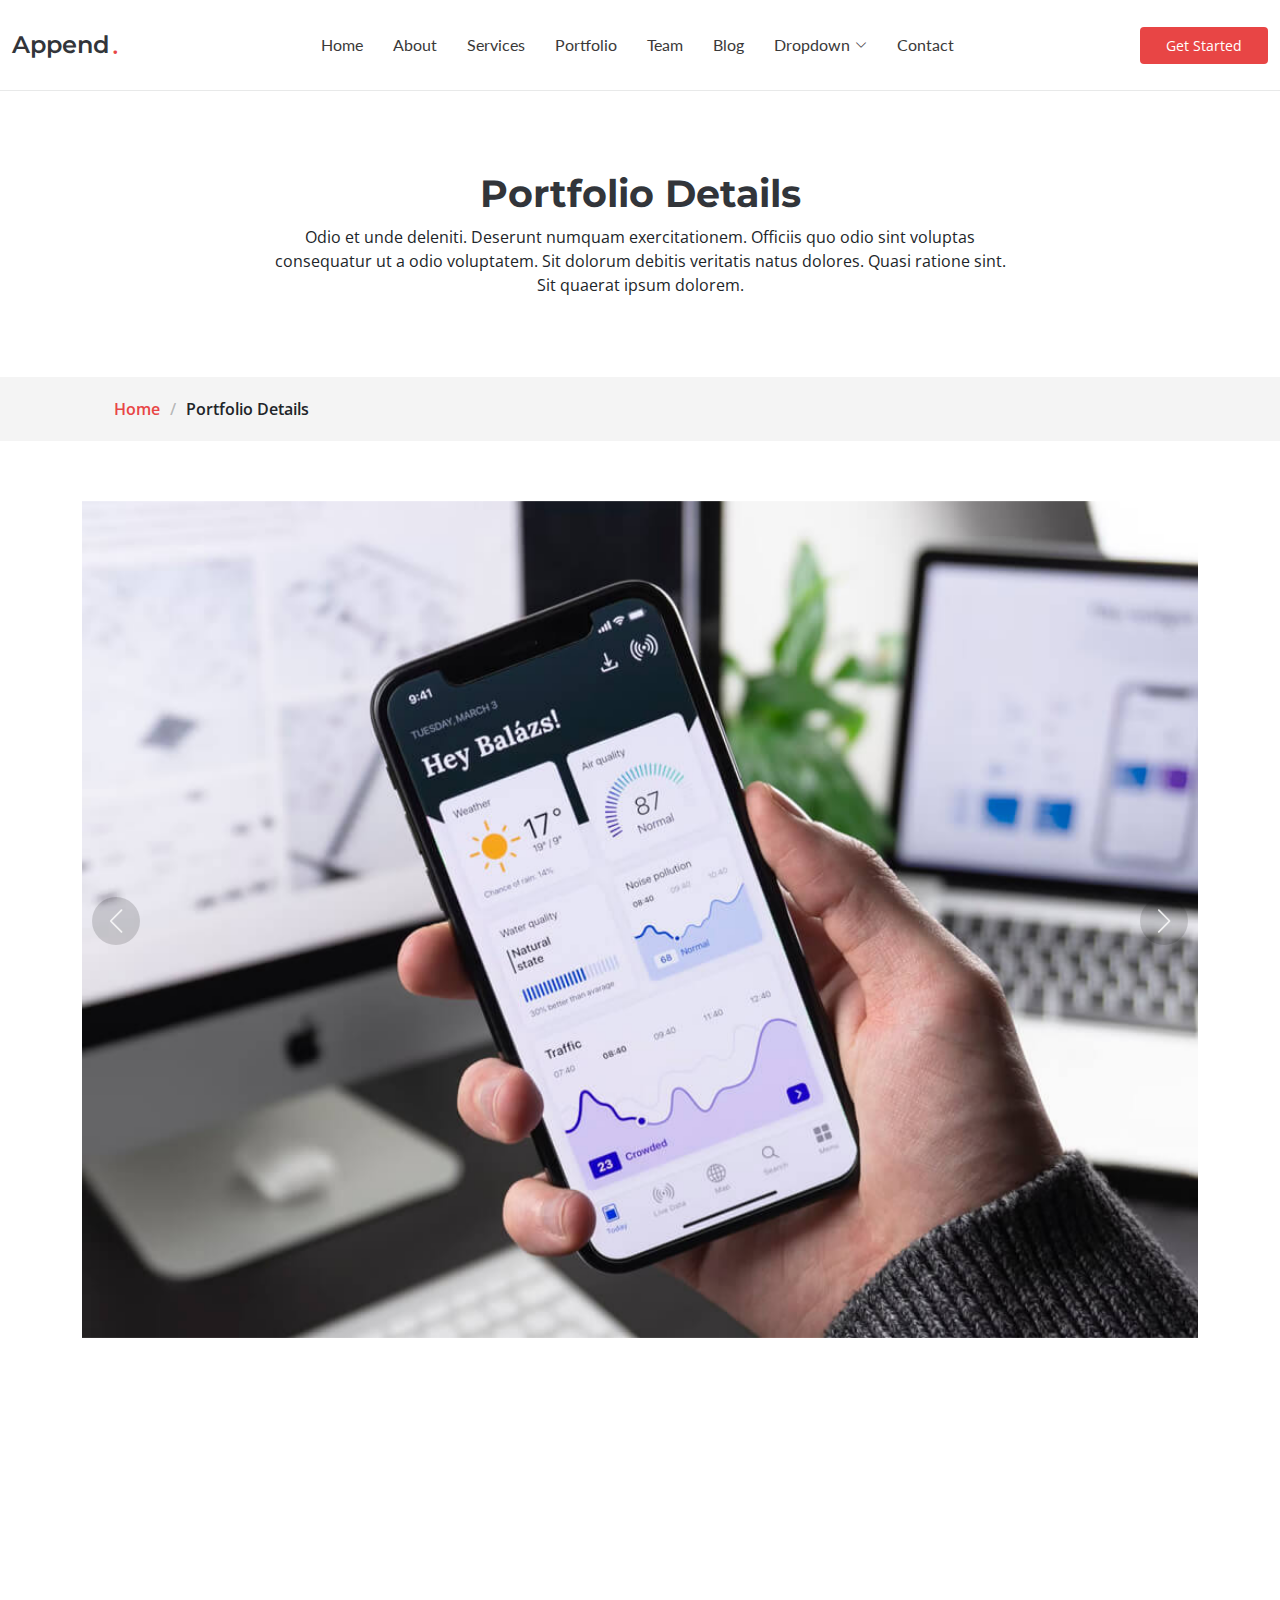
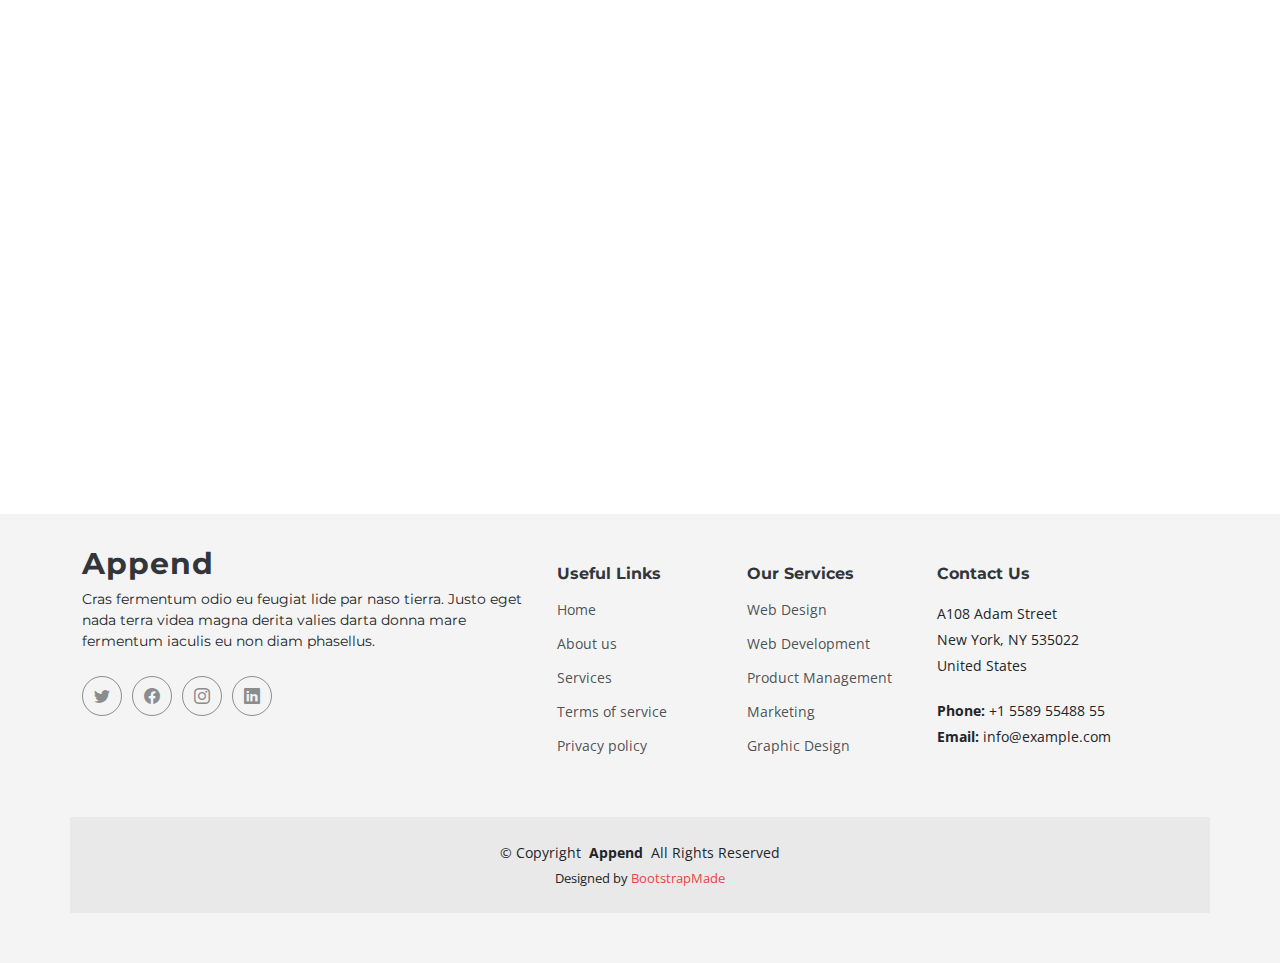
<file: portfolio-details.html>
<!DOCTYPE html>
<html lang="en">

<head>
  <meta charset="utf-8">
  <meta content="width=device-width, initial-scale=1.0" name="viewport">

  <title>Portfolio Details - Append Bootstrap Template</title>
  <meta content="" name="description">
  <meta content="" name="keywords">

  <!-- Favicons -->
  <link href="assets/img/favicon.png" rel="icon">
  <link href="assets/img/apple-touch-icon.png" rel="apple-touch-icon">

  <!-- Fonts -->
  <link href="https://fonts.googleapis.com" rel="preconnect">
  <link href="https://fonts.gstatic.com" rel="preconnect" crossorigin>
  <link href="https://fonts.googleapis.com/css2?family=Open+Sans:ital,wght@0,300;0,400;0,500;0,600;0,700;0,800;1,300;1,400;1,500;1,600;1,700;1,800&family=Montserrat:ital,wght@0,100;0,200;0,300;0,400;0,500;0,600;0,700;0,800;0,900;1,100;1,200;1,300;1,400;1,500;1,600;1,700;1,800;1,900&family=Lato:ital,wght@0,100;0,300;0,400;0,700;0,900;1,100;1,300;1,400;1,700;1,900&display=swap" rel="stylesheet">

  <!-- Vendor CSS Files -->
  <link href="assets/vendor/bootstrap/css/bootstrap.min.css" rel="stylesheet">
  <link href="assets/vendor/bootstrap-icons/bootstrap-icons.css" rel="stylesheet">
  <link href="assets/vendor/glightbox/css/glightbox.min.css" rel="stylesheet">
  <link href="assets/vendor/swiper/swiper-bundle.min.css" rel="stylesheet">
  <link href="assets/vendor/aos/aos.css" rel="stylesheet">

  <!-- Template Main CSS File -->
  <link href="assets/css/main.css" rel="stylesheet">

  <!-- =======================================================
  * Template Name: Append
  * Template URL: https://bootstrapmade.com/append-bootstrap-website-template/
  * Updated: Mar 17 2024 with Bootstrap v5.3.3
  * Author: BootstrapMade.com
  * License: https://bootstrapmade.com/license/
  ======================================================== -->
</head>

<body class="portfolio-details-page" data-bs-spy="scroll" data-bs-target="#navmenu">

  <!-- ======= Header ======= -->
  <header id="header" class="header sticky-top d-flex align-items-center">
    <div class="container-fluid d-flex align-items-center justify-content-between">

      <a href="index.html" class="logo d-flex align-items-center me-auto me-xl-0">
        <!-- Uncomment the line below if you also wish to use an image logo -->
        <!-- <img src="assets/img/logo.png" alt=""> -->
        <h1>Append</h1>
        <span>.</span>
      </a>

      <!-- Nav Menu -->
      <nav id="navmenu" class="navmenu">
        <ul>
          <li><a href="index.html#hero">Home</a></li>
          <li><a href="index.html#about">About</a></li>
          <li><a href="index.html#services">Services</a></li>
          <li><a href="index.html#portfolio">Portfolio</a></li>
          <li><a href="index.html#team">Team</a></li>
          <li><a href="blog.html">Blog</a></li>
          <li class="dropdown has-dropdown"><a href="#"><span>Dropdown</span> <i class="bi bi-chevron-down"></i></a>
            <ul class="dd-box-shadow">
              <li><a href="#">Dropdown 1</a></li>
              <li class="dropdown has-dropdown"><a href="#"><span>Deep Dropdown</span> <i class="bi bi-chevron-down"></i></a>
                <ul class="dd-box-shadow">
                  <li><a href="#">Deep Dropdown 1</a></li>
                  <li><a href="#">Deep Dropdown 2</a></li>
                  <li><a href="#">Deep Dropdown 3</a></li>
                  <li><a href="#">Deep Dropdown 4</a></li>
                  <li><a href="#">Deep Dropdown 5</a></li>
                </ul>
              </li>
              <li><a href="#">Dropdown 2</a></li>
              <li><a href="#">Dropdown 3</a></li>
              <li><a href="#">Dropdown 4</a></li>
            </ul>
          </li>
          <li><a href="index.html#contact">Contact</a></li>
        </ul>

        <i class="mobile-nav-toggle d-xl-none bi bi-list"></i>
      </nav><!-- End Nav Menu -->

      <a class="btn-getstarted" href="index.html#about">Get Started</a>

    </div>
  </header><!-- End Header -->

  <main id="main">

    <!-- Portfolio Details Page Title & Breadcrumbs -->
    <div data-aos="fade" class="page-title">
      <div class="heading">
        <div class="container">
          <div class="row d-flex justify-content-center text-center">
            <div class="col-lg-8">
              <h1>Portfolio Details</h1>
              <p class="mb-0">Odio et unde deleniti. Deserunt numquam exercitationem. Officiis quo odio sint voluptas consequatur ut a odio voluptatem. Sit dolorum debitis veritatis natus dolores. Quasi ratione sint. Sit quaerat ipsum dolorem.</p>
            </div>
          </div>
        </div>
      </div>
      <nav class="breadcrumbs">
        <div class="container">
          <ol>
            <li><a href="index.html">Home</a></li>
            <li class="current">Portfolio Details</li>
          </ol>
        </div>
      </nav>
    </div><!-- End Page Title -->

    <!-- Portfolio-details Section - Portfolio Details Page -->
    <section id="portfolio-details" class="portfolio-details">

      <div class="container" data-aos="fade-up">

        <div class="portfolio-details-slider swiper">
          <script type="application/json" class="swiper-config">
            {
              "loop": true,
              "speed": 600,
              "autoplay": {
                "delay": 5000
              },
              "slidesPerView": "auto",
              "navigation": {
                "nextEl": ".swiper-button-next",
                "prevEl": ".swiper-button-prev"
              }
            }
          </script>
          <div class="swiper-wrapper align-items-center">

            <div class="swiper-slide">
              <img src="assets/img/portfolio/app-1.jpg" alt="">
            </div>

            <div class="swiper-slide">
              <img src="assets/img/portfolio/product-1.jpg" alt="">
            </div>

            <div class="swiper-slide">
              <img src="assets/img/portfolio/branding-1.jpg" alt="">
            </div>

            <div class="swiper-slide">
              <img src="assets/img/portfolio/books-1.jpg" alt="">
            </div>

          </div>
          <div class="swiper-button-prev"></div>
          <div class="swiper-button-next"></div>
        </div>

        <div class="row justify-content-between gy-4 mt-4">

          <div class="col-lg-8" data-aos="fade-up">
            <div class="portfolio-description">
              <h2>This is an example of portfolio details</h2>
              <p>
                Autem ipsum nam porro corporis rerum. Quis eos dolorem eos itaque inventore commodi labore quia quia. Exercitationem repudiandae officiis neque suscipit non officia eaque itaque enim. Voluptatem officia accusantium nesciunt est omnis tempora consectetur dignissimos. Sequi nulla at esse enim cum deserunt eius.
              </p>
              <p>
                Amet consequatur qui dolore veniam voluptatem voluptatem sit. Non aspernatur atque natus ut cum nam et. Praesentium error dolores rerum minus sequi quia veritatis eum. Eos et doloribus doloremque nesciunt molestiae laboriosam.
              </p>

              <div class="testimonial-item">
                <p>
                  <i class="bi bi-quote quote-icon-left"></i>
                  <span>Export tempor illum tamen malis malis eram quae irure esse labore quem cillum quid cillum eram malis quorum velit fore eram velit sunt aliqua noster fugiat irure amet legam anim culpa.</span>
                  <i class="bi bi-quote quote-icon-right"></i>
                </p>
                <div>
                  <img src="assets/img/testimonials/testimonials-2.jpg" class="testimonial-img" alt="">
                  <h3>Sara Wilsson</h3>
                  <h4>Designer</h4>
                </div>
              </div>

              <p>
                Impedit ipsum quae et aliquid doloribus et voluptatem quasi. Perspiciatis occaecati earum et magnam animi. Quibusdam non qui ea vitae suscipit vitae sunt. Repudiandae incidunt cumque minus deserunt assumenda tempore. Delectus voluptas necessitatibus est.
              </p>

              <p>
                Sunt voluptatum sapiente facilis quo odio aut ipsum repellat debitis. Molestiae et autem libero. Explicabo et quod necessitatibus similique quis dolor eum. Numquam eaque praesentium rem et qui nesciunt.
              </p>

            </div>
          </div>

          <div class="col-lg-3" data-aos="fade-up" data-aos-delay="100">
            <div class="portfolio-info">
              <h3>Project information</h3>
              <ul>
                <li><strong>Category</strong> Web design</li>
                <li><strong>Client</strong> ASU Company</li>
                <li><strong>Project date</strong> 01 March, 2020</li>
                <li><strong>Project URL</strong> <a href="#">www.example.com</a></li>
                <li><a href="#" class="btn-visit align-self-start">Visit Website</a></li>
              </ul>
            </div>
          </div>

        </div>

      </div>

    </section><!-- End Portfolio-details Section -->

  </main>

  <!-- ======= Footer ======= -->
  <footer id="footer" class="footer">

    <div class="container footer-top">
      <div class="row gy-4">
        <div class="col-lg-5 col-md-12 footer-about">
          <a href="index.html" class="logo d-flex align-items-center">
            <span>Append</span>
          </a>
          <p>Cras fermentum odio eu feugiat lide par naso tierra. Justo eget nada terra videa magna derita valies darta donna mare fermentum iaculis eu non diam phasellus.</p>
          <div class="social-links d-flex mt-4">
            <a href=""><i class="bi bi-twitter"></i></a>
            <a href=""><i class="bi bi-facebook"></i></a>
            <a href=""><i class="bi bi-instagram"></i></a>
            <a href=""><i class="bi bi-linkedin"></i></a>
          </div>
        </div>

        <div class="col-lg-2 col-6 footer-links">
          <h4>Useful Links</h4>
          <ul>
            <li><a href="#">Home</a></li>
            <li><a href="#">About us</a></li>
            <li><a href="#">Services</a></li>
            <li><a href="#">Terms of service</a></li>
            <li><a href="#">Privacy policy</a></li>
          </ul>
        </div>

        <div class="col-lg-2 col-6 footer-links">
          <h4>Our Services</h4>
          <ul>
            <li><a href="#">Web Design</a></li>
            <li><a href="#">Web Development</a></li>
            <li><a href="#">Product Management</a></li>
            <li><a href="#">Marketing</a></li>
            <li><a href="#">Graphic Design</a></li>
          </ul>
        </div>

        <div class="col-lg-3 col-md-12 footer-contact text-center text-md-start">
          <h4>Contact Us</h4>
          <p>A108 Adam Street</p>
          <p>New York, NY 535022</p>
          <p>United States</p>
          <p class="mt-4"><strong>Phone:</strong> <span>+1 5589 55488 55</span></p>
          <p><strong>Email:</strong> <span>info@example.com</span></p>
        </div>

      </div>
    </div>

    <div class="container copyright text-center mt-4">
      <p>&copy; <span>Copyright</span> <strong class="px-1">Append</strong> <span>All Rights Reserved</span></p>
      <div class="credits">
        <!-- All the links in the footer should remain intact. -->
        <!-- You can delete the links only if you've purchased the pro version. -->
        <!-- Licensing information: https://bootstrapmade.com/license/ -->
        <!-- Purchase the pro version with working PHP/AJAX contact form: [buy-url] -->
        Designed by <a href="https://bootstrapmade.com/">BootstrapMade</a>
      </div>
    </div>

  </footer><!-- End Footer -->

  <!-- Scroll Top Button -->
  <a href="#" id="scroll-top" class="scroll-top d-flex align-items-center justify-content-center"><i class="bi bi-arrow-up-short"></i></a>

  <!-- Preloader -->
  <div id="preloader">
    <div></div>
    <div></div>
    <div></div>
    <div></div>
  </div>

  <!-- Vendor JS Files -->
  <script src="assets/vendor/bootstrap/js/bootstrap.bundle.min.js"></script>
  <script src="assets/vendor/glightbox/js/glightbox.min.js"></script>
  <script src="assets/vendor/purecounter/purecounter_vanilla.js"></script>
  <script src="assets/vendor/imagesloaded/imagesloaded.pkgd.min.js"></script>
  <script src="assets/vendor/isotope-layout/isotope.pkgd.min.js"></script>
  <script src="assets/vendor/swiper/swiper-bundle.min.js"></script>
  <script src="assets/vendor/aos/aos.js"></script>
  <script src="assets/vendor/php-email-form/validate.js"></script>

  <!-- Template Main JS File -->
  <script src="assets/js/main.js"></script>

</body>

</html>
</file>
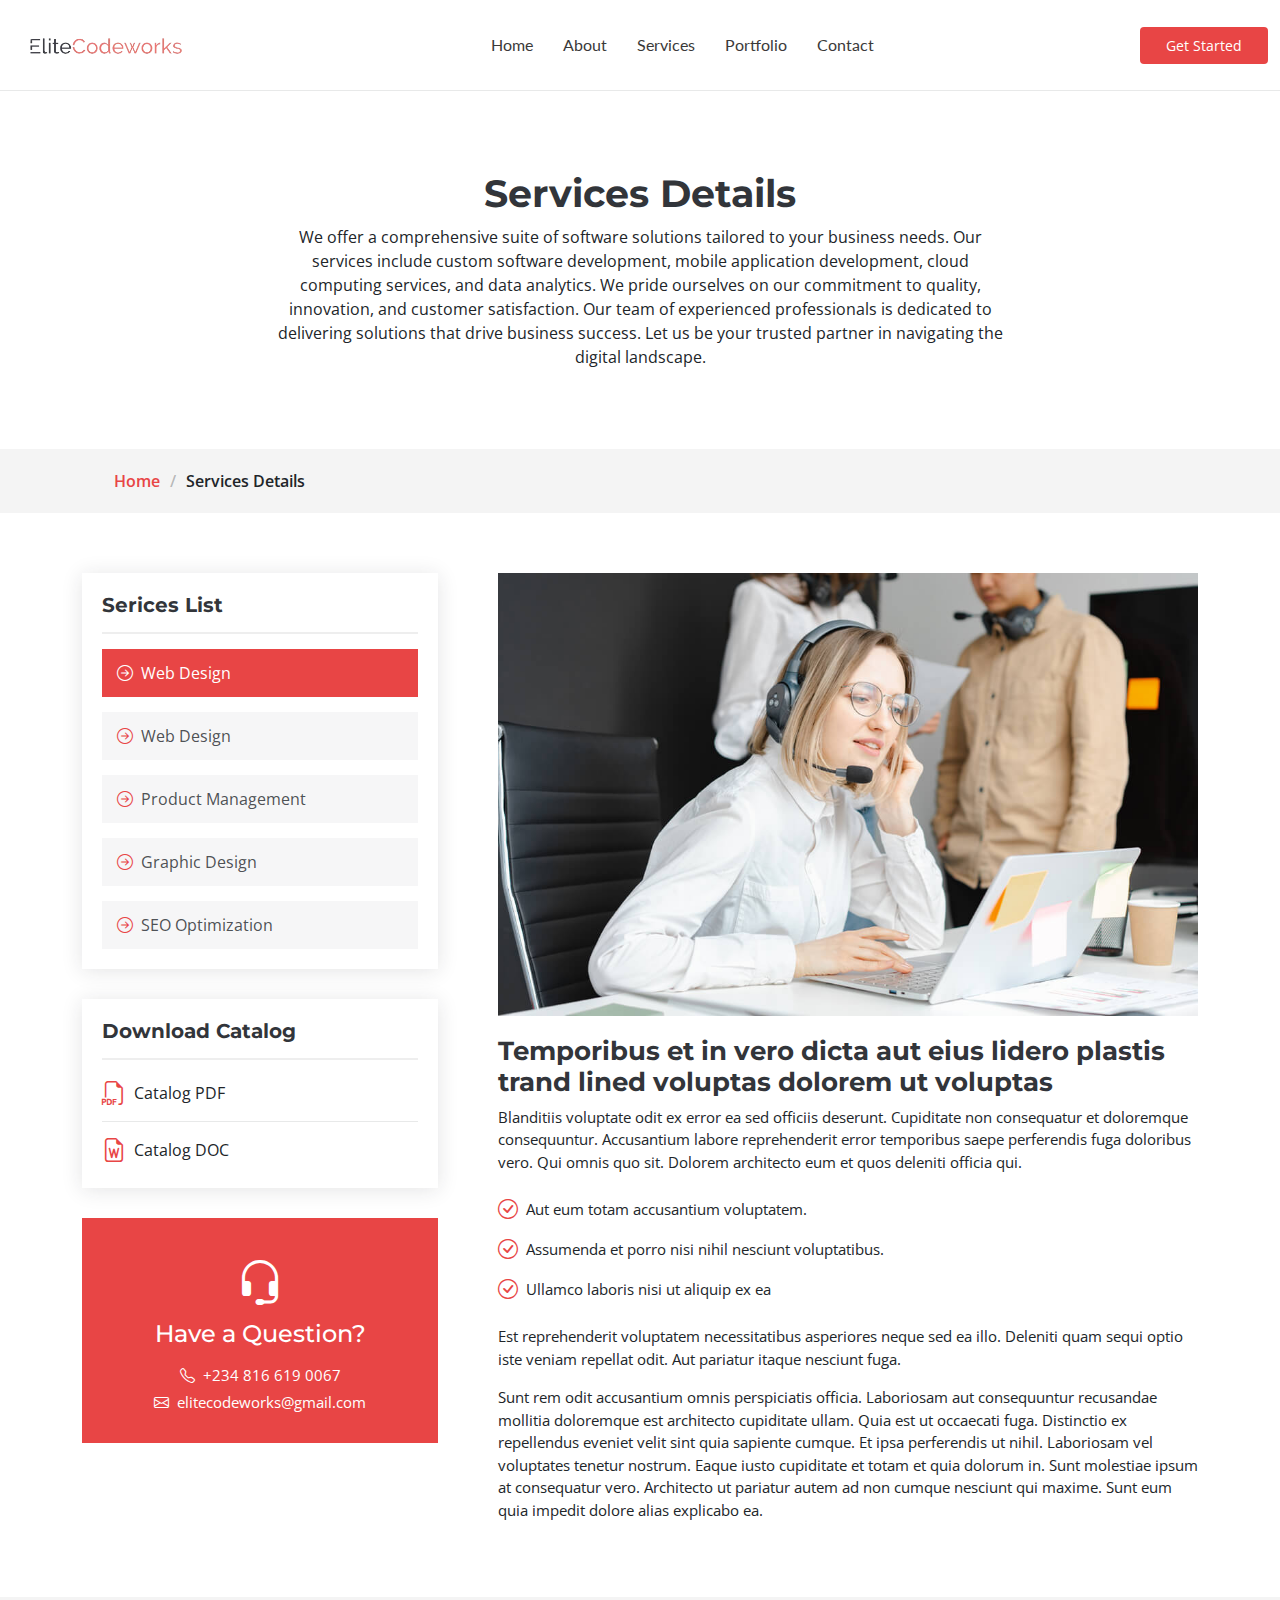
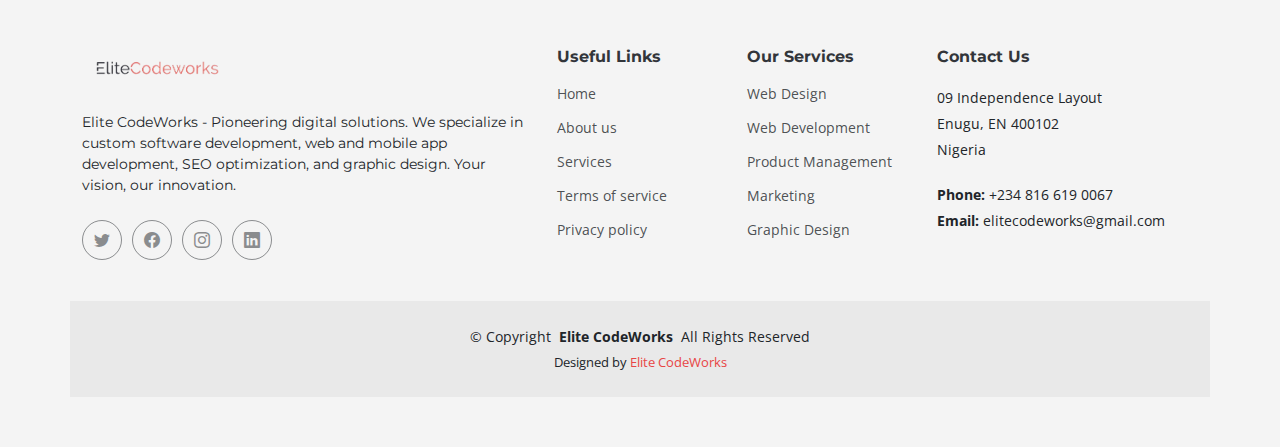
<file: services-details.html>
<!DOCTYPE html>
<html lang="en">

<head>
  <meta charset="utf-8">
  <meta content="width=device-width, initial-scale=1.0" name="viewport">

  <title>Services Details - Elite CodeWorks | Your Initial Destination for Software Solutions</title>
  <meta content="" name="description">
  <meta content="" name="keywords">

  <!-- Favicons -->
  <link href="assets/img/favicon.png" rel="icon">
  <link href="assets/img/apple-touch-icon.png" rel="apple-touch-icon">

  <!-- Fonts -->
  <link href="https://fonts.googleapis.com" rel="preconnect">
  <link href="https://fonts.gstatic.com" rel="preconnect" crossorigin>
  <link
    href="https://fonts.googleapis.com/css2?family=Open+Sans:ital,wght@0,300;0,400;0,500;0,600;0,700;0,800;1,300;1,400;1,500;1,600;1,700;1,800&family=Montserrat:ital,wght@0,100;0,200;0,300;0,400;0,500;0,600;0,700;0,800;0,900;1,100;1,200;1,300;1,400;1,500;1,600;1,700;1,800;1,900&family=Lato:ital,wght@0,100;0,300;0,400;0,700;0,900;1,100;1,300;1,400;1,700;1,900&display=swap"
    rel="stylesheet">

  <!-- Vendor CSS Files -->
  <link href="assets/vendor/bootstrap/css/bootstrap.min.css" rel="stylesheet">
  <link href="assets/vendor/bootstrap-icons/bootstrap-icons.css" rel="stylesheet">
  <link href="assets/vendor/glightbox/css/glightbox.min.css" rel="stylesheet">
  <link href="assets/vendor/swiper/swiper-bundle.min.css" rel="stylesheet">
  <link href="assets/vendor/aos/aos.css" rel="stylesheet">

  <link href="assets/css/main.css" rel="stylesheet">
</head>

<body class="services-details-page" data-bs-spy="scroll" data-bs-target="#navmenu">

  <!-- ======= Header ======= -->
  <header id="header" class="header sticky-top d-flex align-items-center">
    <div class="container-fluid d-flex align-items-center justify-content-between">

      <a href="index.html" class="logo d-flex align-items-center me-auto me-xl-0">
        <img src="assets/img/logo.png" alt="">
      </a>

      <!-- Nav Menu -->
      <nav id="navmenu" class="navmenu">
        <ul>
          <li><a href="index.html#hero">Home</a></li>
          <li><a href="index.html#about">About</a></li>
          <li><a href="index.html#services">Services</a></li>
          <li><a href="index.html#portfolio">Portfolio</a></li>
          <li><a href="index.html#contact">Contact</a></li>
        </ul>

        <i class="mobile-nav-toggle d-xl-none bi bi-list"></i>
      </nav><!-- End Nav Menu -->

      <a class="btn-getstarted" href="index.html#contact">Get Started</a>

    </div>
  </header><!-- End Header -->

  <main id="main">

    <!-- Page Title -->
    <div data-aos="fade" class="page-title">
      <div class="heading">
        <div class="container">
          <div class="row d-flex justify-content-center text-center">
            <div class="col-lg-8">
              <h1>Services Details</h1>
              <p class="mb-0">We offer a comprehensive suite of software solutions tailored to your business needs. Our
                services include custom software development, mobile application development, cloud computing services,
                and data analytics. We pride ourselves on our commitment to quality, innovation, and customer
                satisfaction. Our team of experienced professionals is dedicated to delivering solutions that drive
                business success. Let us be your trusted partner in navigating the digital landscape.</p>
            </div>
          </div>
        </div>
      </div>
      <nav class="breadcrumbs">
        <div class="container">
          <ol>
            <li><a href="index.html">Home</a></li>
            <li class="current">Services Details</li>
          </ol>
        </div>
      </nav>
    </div><!-- End Page Title -->

    <!-- Service Details Section -->
    <section id="service-details" class="service-details">

      <div class="container">

        <div class="row gy-5">

          <div class="col-lg-4" data-aos="fade-up" data-aos-delay="100">

            <div class="service-box">
              <h4>Serices List</h4>
              <div class="services-list">
                <a href="#" class="active"><i class="bi bi-arrow-right-circle"></i><span>Web Design</span></a>
                <a href="#"><i class="bi bi-arrow-right-circle"></i><span>Web Design</span></a>
                <a href="#"><i class="bi bi-arrow-right-circle"></i><span>Product Management</span></a>
                <a href="#"><i class="bi bi-arrow-right-circle"></i><span>Graphic Design</span></a>
                <a href="#"><i class="bi bi-arrow-right-circle"></i><span>SEO Optimization</span></a>
              </div>
            </div><!-- End Services List -->

            <div class="service-box">
              <h4>Download Catalog</h4>
              <div class="download-catalog">
                <a href="#"><i class="bi bi-filetype-pdf"></i><span>Catalog PDF</span></a>
                <a href="#"><i class="bi bi-file-earmark-word"></i><span>Catalog DOC</span></a>
              </div>
            </div><!-- End Services List -->

            <div class="help-box d-flex flex-column justify-content-center align-items-center">
              <i class="bi bi-headset help-icon"></i>
              <h4>Have a Question?</h4>
              <p class="d-flex align-items-center mt-2 mb-0"><i class="bi bi-telephone me-2"></i> <span>+234 816 619
                  0067</span></p>
              <p class="d-flex align-items-center mt-1 mb-0"><i class="bi bi-envelope me-2"></i> <a
                  href="mailto:contact@example.com">elitecodeworks@gmail.com</a></span></p>
            </div>

          </div>

          <div class="col-lg-8 ps-lg-5" data-aos="fade-up" data-aos-delay="200">
            <img src="assets/img/services.jpg" alt="" class="img-fluid services-img">
            <h3>Temporibus et in vero dicta aut eius lidero plastis trand lined voluptas dolorem ut voluptas</h3>
            <p>
              Blanditiis voluptate odit ex error ea sed officiis deserunt. Cupiditate non consequatur et doloremque
              consequuntur. Accusantium labore reprehenderit error temporibus saepe perferendis fuga doloribus vero. Qui
              omnis quo sit. Dolorem architecto eum et quos deleniti officia qui.
            </p>
            <ul>
              <li><i class="bi bi-check-circle"></i> <span>Aut eum totam accusantium voluptatem.</span></li>
              <li><i class="bi bi-check-circle"></i> <span>Assumenda et porro nisi nihil nesciunt voluptatibus.</span>
              </li>
              <li><i class="bi bi-check-circle"></i> <span>Ullamco laboris nisi ut aliquip ex ea</span></li>
            </ul>
            <p>
              Est reprehenderit voluptatem necessitatibus asperiores neque sed ea illo. Deleniti quam sequi optio iste
              veniam repellat odit. Aut pariatur itaque nesciunt fuga.
            </p>
            <p>
              Sunt rem odit accusantium omnis perspiciatis officia. Laboriosam aut consequuntur recusandae mollitia
              doloremque est architecto cupiditate ullam. Quia est ut occaecati fuga. Distinctio ex repellendus eveniet
              velit sint quia sapiente cumque. Et ipsa perferendis ut nihil. Laboriosam vel voluptates tenetur nostrum.
              Eaque iusto cupiditate et totam et quia dolorum in. Sunt molestiae ipsum at consequatur vero. Architecto
              ut pariatur autem ad non cumque nesciunt qui maxime. Sunt eum quia impedit dolore alias explicabo ea.
            </p>
          </div>

        </div>

      </div>

    </section><!-- End Service-details Section -->

  </main>

  <!-- ======= Footer ======= -->
  <footer id="footer" class="footer">

    <div class="container footer-top">
      <div class="row gy-4">
        <div class="col-lg-5 col-md-12 footer-about">
          <a href="index.html" class="logo d-flex align-items-center">
            <img src="assets/img/logo.png" alt="" class="footer-logo">
          </a>
          <p>Elite CodeWorks - Pioneering digital solutions. We specialize in custom software development, web and
            mobile
            app development, SEO optimization, and graphic design. Your vision, our innovation.</p>
          <div class="social-links d-flex mt-4">
            <a href=""><i class="bi bi-twitter"></i></a>
            <a href=""><i class="bi bi-facebook"></i></a>
            <a href=""><i class="bi bi-instagram"></i></a>
            <a href=""><i class="bi bi-linkedin"></i></a>
          </div>
        </div>

        <div class="col-lg-2 col-6 footer-links">
          <h4>Useful Links</h4>
          <ul>
            <li><a href="#home">Home</a></li>
            <li><a href="#about">About us</a></li>
            <li><a href="#services">Services</a></li>
            <li><a href="#">Terms of service</a></li>
            <li><a href="#">Privacy policy</a></li>
          </ul>
        </div>

        <div class="col-lg-2 col-6 footer-links">
          <h4>Our Services</h4>
          <ul>
            <li><a href="services-details.html">Web Design</a></li>
            <li><a href="services-details.html">Web Development</a></li>
            <li><a href="services-details.html">Product Management</a></li>
            <li><a href="services-details.html">Marketing</a></li>
            <li><a href="services-details.html">Graphic Design</a></li>
          </ul>
        </div>

        <div class="col-lg-3 col-md-12 footer-contact text-center text-md-start">
          <h4>Contact Us</h4>
          <p>09 Independence Layout</p>
          <p>Enugu, EN 400102</p>
          <p>Nigeria</p>
          <p class="mt-4"><strong>Phone:</strong> <span>+234 816 619 0067</span></p>
          <p><strong>Email:</strong> <span>elitecodeworks@gmail.com</span></p>
        </div>

      </div>
    </div>

    <div class="container copyright text-center mt-4">
      <p>&copy; <span>Copyright</span> <strong class="px-1">Elite CodeWorks</strong> <span>All Rights Reserved</span>
      </p>
      <div class="credits">
        Designed by <a href="">Elite CodeWorks</a>
      </div>
    </div>

  </footer><!-- End Footer -->

  <!-- Scroll Top Button -->
  <a href="#" id="scroll-top" class="scroll-top d-flex align-items-center justify-content-center"><i
      class="bi bi-arrow-up-short"></i></a>

  <!-- Preloader -->
  <div id="preloader">
    <div></div>
    <div></div>
    <div></div>
    <div></div>
  </div>

  <!-- Vendor JS Files -->
  <script src="assets/vendor/bootstrap/js/bootstrap.bundle.min.js"></script>
  <script src="assets/vendor/glightbox/js/glightbox.min.js"></script>
  <script src="assets/vendor/purecounter/purecounter_vanilla.js"></script>
  <script src="assets/vendor/imagesloaded/imagesloaded.pkgd.min.js"></script>
  <script src="assets/vendor/isotope-layout/isotope.pkgd.min.js"></script>
  <script src="assets/vendor/swiper/swiper-bundle.min.js"></script>
  <script src="assets/vendor/aos/aos.js"></script>
  <script src="assets/vendor/php-email-form/validate.js"></script>

  <!-- Template Main JS File -->
  <script src="assets/js/main.js"></script>

</body>

</html>
</file>
<file: assets/css/main.css>
:root {
  --default-font: "Open Sans", system-ui, -apple-system, "Segoe UI", Roboto, "Helvetica Neue", Arial, "Noto Sans", "Liberation Sans", sans-serif, "Apple Color Emoji", "Segoe UI Emoji", "Segoe UI Symbol", "Noto Color Emoji";
  --heading-font: "Montserrat", sans-serif;
  --nav-font: "Lato", sans-serif;
}

/* Global Colors */
:root {
  --background-color: #ffffff;
  --background-color-rgb: 255, 255, 255;
  --default-color: #212529;
  --default-color-rgb: 33, 37, 41;
  --accent-color: #e84545;
  --accent-color-rgb: 232, 69, 69;
  --heading-color: #32353a;
  --heading-color-rgb: 50, 53, 58;
  --contrast-color: #ffffff;
  --contrast-color-rgb: 255, 255, 255;
}

/* Nav Menu Colors */
:root {
  --nav-color: #3a3939;
  --nav-hover-color: #e84545;
  --nav-dropdown-color: #3a3939;
  --nav-dropdown-hover-color: #e84545;
  --nav-dropdown-background-color: #ffffff;
}

/* Smooth scroll */
:root {
  scroll-behavior: smooth;
}

/*--------------------------------------------------------------
# General
--------------------------------------------------------------*/
body {
  color: var(--default-color);
  background-color: var(--background-color);
  font-family: var(--default-font);
}

a {
  color: var(--accent-color);
  text-decoration: none;
  transition: 0.3s;
}

a:hover {
  color: rgba(var(--accent-color-rgb), 0.7);
  text-decoration: none;
}

h1,
h2,
h3,
h4,
h5,
h6 {
  color: var(--heading-color);
  font-family: var(--heading-font);
}

/*--------------------------------------------------------------
# Global Header
--------------------------------------------------------------*/
.header {
  --background-color: #ffffff;
  color: var(--default-color);
  background-color: var(--background-color);
  padding: 15px 0;
  transition: all 0.5s;
  z-index: 997;
}

.header .logo img {
  max-height: 50px;
  margin-right: 6px;
}

.header .logo h1 {
  font-size: 24px;
  margin: 0;
  font-weight: 600;
  color: var(--heading-color);
}

.header .logo span {
  color: var(--accent-color);
  font-size: 24px;
  font-weight: 600;
  padding-left: 3px;
}

.header .btn-getstarted,
.header .btn-getstarted:focus {
  color: var(--contrast-color);
  background: var(--accent-color);
  font-size: 14px;
  padding: 8px 26px;
  margin: 0;
  border-radius: 4px;
  transition: 0.3s;
}

.header .btn-getstarted:hover,
.header .btn-getstarted:focus:hover {
  color: var(--contrast-color);
  background: rgba(var(--accent-color-rgb), 0.85);
}

@media (max-width: 1200px) {
  .header .logo {
    order: 1;
  }

  .header .btn-getstarted {
    order: 2;
    margin: 0 15px 0 0;
    padding: 6px 20px;
  }

  .header .navmenu {
    order: 3;
  }
}

/* Global Header on page scroll
------------------------------*/
.scrolled .header {
  --background-color: #ffffff;
  --heading-color: #444444;
  --nav-color: #444444;
  --nav-hover-color: #e84545;
  box-shadow: 0 0 30px 10px rgba(0, 0, 0, 0.1);
}

/* Global Scroll Margin Top
------------------------------*/
section {
  scroll-margin-top: 90px;
}

@media (max-width: 1199px) {
  section {
    scroll-margin-top: 66px;
  }
}

/* Home Page Custom Header
------------------------------*/
.index-page .header {
  --background-color: rgba(255, 255, 255, 0);
  --heading-color: #ffffff;
  --nav-color: rgba(255, 255, 255, 0.515);
  --nav-hover-color: #ffffff;
}

/* Home Page Custom Header on page scroll
------------------------------*/
.index-page.scrolled .header {
  --background-color: #ffffff;
  --heading-color: #444444;
  --nav-color: #444444;
  --nav-hover-color: #d83535;
}

/*--------------------------------------------------------------
# Navigation Menu
--------------------------------------------------------------*/
/* Desktop Navigation */
@media (min-width: 1200px) {
  .navmenu {
    padding: 0;
  }

  .navmenu ul {
    margin: 0;
    padding: 0;
    display: flex;
    list-style: none;
    align-items: center;
  }

  .navmenu li {
    position: relative;
  }

  .navmenu a,
  .navmenu a:focus {
    color: var(--nav-color);
    padding: 18px 15px;
    font-size: 16px;
    font-family: var(--nav-font);
    font-weight: 400;
    display: flex;
    align-items: center;
    justify-content: space-between;
    white-space: nowrap;
    transition: 0.3s;
  }

  .navmenu a i,
  .navmenu a:focus i {
    font-size: 12px;
    line-height: 0;
    margin-left: 5px;
    transition: 0.3s;
  }

  .navmenu li:last-child a {
    padding-right: 0;
  }

  .navmenu li:hover>a,
  .navmenu .active,
  .navmenu .active:focus {
    color: var(--nav-hover-color);
  }

  .navmenu .dropdown ul {
    margin: 0;
    padding: 10px 0;
    background: var(--nav-dropdown-background-color);
    display: block;
    position: absolute;
    visibility: hidden;
    left: 14px;
    top: 130%;
    opacity: 0;
    transition: 0.3s;
    border-radius: 4px;
    z-index: 99;
  }

  .navmenu .dropdown ul li {
    min-width: 200px;
  }

  .navmenu .dropdown ul a {
    padding: 10px 20px;
    font-size: 15px;
    text-transform: none;
    color: var(--nav-dropdown-color);
  }

  .navmenu .dropdown ul a i {
    font-size: 12px;
  }

  .navmenu .dropdown ul a:hover,
  .navmenu .dropdown ul .active:hover,
  .navmenu .dropdown ul li:hover>a {
    color: var(--nav-dropdown-hover-color);
  }

  .navmenu .dropdown:hover>ul {
    opacity: 1;
    top: 100%;
    visibility: visible;
  }

  .navmenu .dropdown .dropdown ul {
    top: 0;
    left: -90%;
    visibility: hidden;
  }

  .navmenu .dropdown .dropdown:hover>ul {
    opacity: 1;
    top: 0;
    left: -100%;
    visibility: visible;
  }

  .navmenu .megamenu {
    position: static;
  }

  .navmenu .megamenu ul {
    margin: 0;
    padding: 10px;
    background: var(--nav-dropdown-background-color);
    box-shadow: 0px 0px 20px rgba(var(--default-color-rgb), 0.1);
    display: block;
    position: absolute;
    top: 130%;
    left: 0;
    right: 0;
    visibility: hidden;
    opacity: 0;
    display: flex;
    transition: 0.3s;
    border-radius: 4px;
    z-index: 99;
  }

  .navmenu .megamenu ul li {
    flex: 1;
  }

  .navmenu .megamenu ul li a,
  .navmenu .megamenu ul li:hover>a {
    padding: 10px 20px;
    font-size: 15px;
    color: var(--nav-dropdown-color);
  }

  .navmenu .megamenu ul li a:hover,
  .navmenu .megamenu ul li .active,
  .navmenu .megamenu ul li .active:hover {
    color: var(--nav-dropdown-hover-color);
  }

  .navmenu .megamenu:hover>ul {
    opacity: 1;
    top: 100%;
    visibility: visible;
  }

  .navmenu .dd-box-shadow {
    box-shadow: 0px 0px 30px rgba(var(--default-color-rgb), 0.15);
  }
}

/* Mobile Navigation */
@media (max-width: 1199px) {
  .mobile-nav-toggle {
    color: var(--nav-color);
    font-size: 28px;
    line-height: 0;
    margin-right: 10px;
    cursor: pointer;
    transition: color 0.3s;
  }

  .navmenu {
    padding: 0;
    z-index: 9997;
  }

  .navmenu ul {
    display: none;
    position: absolute;
    inset: 60px 20px 20px 20px;
    padding: 10px 0;
    margin: 0;
    border-radius: 6px;
    background-color: var(--nav-dropdown-background-color);
    overflow-y: auto;
    transition: 0.3s;
    z-index: 9998;
    box-shadow: 0px 0px 30px rgba(var(--default-color-rgb), 0.1);
  }

  .navmenu a,
  .navmenu a:focus {
    color: var(--nav-dropdown-color);
    padding: 10px 20px;
    font-family: var(--nav-font);
    font-size: 17px;
    font-weight: 500;
    display: flex;
    align-items: center;
    justify-content: space-between;
    white-space: nowrap;
    transition: 0.3s;
  }

  .navmenu a i,
  .navmenu a:focus i {
    font-size: 12px;
    line-height: 0;
    margin-left: 5px;
    width: 30px;
    height: 30px;
    display: flex;
    align-items: center;
    justify-content: center;
    border-radius: 50%;
    transition: 0.3s;
    background-color: rgba(var(--accent-color-rgb), 0.1);
  }

  .navmenu a i:hover,
  .navmenu a:focus i:hover {
    background-color: var(--accent-color);
    color: var(--contrast-color);
  }

  .navmenu a:hover,
  .navmenu .active,
  .navmenu .active:focus {
    color: var(--nav-dropdown-hover-color);
  }

  .navmenu .active i,
  .navmenu .active:focus i {
    background-color: var(--accent-color);
    color: var(--contrast-color);
    transform: rotate(180deg);
  }

  .navmenu .dropdown ul,
  .navmenu .megamenu ul {
    position: static;
    display: none;
    z-index: 99;
    padding: 10px 0;
    margin: 10px 20px;
    background-color: var(--nav-dropdown-background-color);
    transition: all 0.5s ease-in-out;
  }

  .navmenu .dropdown ul ul,
  .navmenu .megamenu ul ul {
    background-color: rgba(33, 37, 41, 0.1);
  }

  .navmenu .dropdown>.dropdown-active,
  .navmenu .megamenu>.dropdown-active {
    display: block;
    background-color: rgba(33, 37, 41, 0.03);
  }

  .mobile-nav-active {
    overflow: hidden;
  }

  .mobile-nav-active .mobile-nav-toggle {
    color: #fff;
    position: absolute;
    font-size: 32px;
    top: 15px;
    right: 15px;
    margin-right: 0;
    z-index: 9999;
  }

  .mobile-nav-active .navmenu {
    position: fixed;
    overflow: hidden;
    inset: 0;
    background: rgba(33, 37, 41, 0.8);
    transition: 0.3s;
  }

  .mobile-nav-active .navmenu>ul {
    display: block;
  }
}

/*--------------------------------------------------------------
# Footer
--------------------------------------------------------------*/
.footer {
  --background-color: #f4f4f4;
  color: var(--default-color);
  background-color: var(--background-color);
  font-size: 14px;
  padding-bottom: 50px;
}

.footer .footer-top {
  padding-top: 50px;
}

.footer .footer-about .logo {
  line-height: 0;
  margin-bottom: 25px;
}

.footer .footer-about .logo img {
  max-height: 40px;
  margin-right: 6px;
}

.footer .footer-about .logo span {
  color: var(--heading-color);
  font-size: 30px;
  font-weight: 700;
  letter-spacing: 1px;
  font-family: var(--heading-font);
}

.footer .footer-about p {
  font-size: 14px;
  font-family: var(--heading-font);
}

.footer .social-links a {
  display: flex;
  align-items: center;
  justify-content: center;
  width: 40px;
  height: 40px;
  border-radius: 50%;
  border: 1px solid rgba(var(--default-color-rgb), 0.5);
  font-size: 16px;
  color: rgba(var(--default-color-rgb), 0.5);
  margin-right: 10px;
  transition: 0.3s;
}

.footer .social-links a:hover {
  color: var(--accent-color);
  border-color: var(--accent-color);
}

.footer h4 {
  color: var(--heading-color);
  font-size: 16px;
  font-weight: bold;
  position: relative;
  padding-bottom: 12px;
}

.footer .footer-links {
  margin-bottom: 30px;
}

.footer .footer-links ul {
  list-style: none;
  padding: 0;
  margin: 0;
}

.footer .footer-links ul i {
  padding-right: 2px;
  font-size: 12px;
  line-height: 0;
}

.footer .footer-links ul li {
  padding: 10px 0;
  display: flex;
  align-items: center;
}

.footer .footer-links ul li:first-child {
  padding-top: 0;
}

.footer .footer-links ul a {
  color: rgba(var(--default-color-rgb), 0.8);
  display: inline-block;
  line-height: 1;
}

.footer .footer-links ul a:hover {
  color: var(--accent-color);
}

.footer .footer-contact p {
  margin-bottom: 5px;
}

.footer .copyright {
  padding-top: 25px;
  padding-bottom: 25px;
  background-color: rgba(var(--default-color-rgb), 0.05);
}

.footer .copyright p {
  margin-bottom: 0;
}

.footer .credits {
  margin-top: 6px;
  font-size: 13px;
}

/*--------------------------------------------------------------
# Scroll Top Button
--------------------------------------------------------------*/
.scroll-top {
  position: fixed;
  visibility: hidden;
  opacity: 0;
  right: 15px;
  bottom: 15px;
  z-index: 99999;
  background-color: var(--accent-color);
  width: 40px;
  height: 40px;
  border-radius: 4px;
  transition: all 0.4s;
}

.scroll-top i {
  font-size: 24px;
  color: #ffffff;
  line-height: 0;
}

.scroll-top:hover {
  background-color: rgba(var(--accent-color-rgb), 0.8);
  color: #ffffff;
}

.scroll-top.active {
  visibility: visible;
  opacity: 1;
}

/*--------------------------------------------------------------
# Preloader
--------------------------------------------------------------*/
#preloader {
  position: fixed;
  inset: 0;
  z-index: 9999;
  overflow: hidden;
  background-color: var(--background-color);
  transition: all 0.6s ease-out;
  width: 100%;
  height: 100vh;
  display: flex;
  align-items: center;
  justify-content: center;
}

#preloader div {
  width: 13px;
  height: 13px;
  background-color: var(--accent-color);
  border-radius: 50%;
  animation-timing-function: cubic-bezier(0, 1, 1, 0);
  position: absolute;
  left: 50%;
}

#preloader div:nth-child(1) {
  left: calc(50% + 8px);
  animation: animate-preloader-1 0.6s infinite;
}

#preloader div:nth-child(2) {
  left: calc(50% + 8px);
  animation: animate-preloader-2 0.6s infinite;
}

#preloader div:nth-child(3) {
  left: calc(50% + 32px);
  animation: animate-preloader-2 0.6s infinite;
}

#preloader div:nth-child(4) {
  left: calc(50% + 56px);
  animation: animate-preloader-3 0.6s infinite;
}

@keyframes animate-preloader-1 {
  0% {
    transform: scale(0);
  }

  100% {
    transform: scale(1);
  }
}

@keyframes animate-preloader-3 {
  0% {
    transform: scale(1);
  }

  100% {
    transform: scale(0);
  }
}

@keyframes animate-preloader-2 {
  0% {
    transform: translate(0, 0);
  }

  100% {
    transform: translate(24px, 0);
  }
}

/*--------------------------------------------------------------
# Disable aos animation delay on mobile devices
--------------------------------------------------------------*/
@media screen and (max-width: 768px) {
  [data-aos-delay] {
    transition-delay: 0 !important;
  }
}

/*--------------------------------------------------------------
# Sections
--------------------------------------------------------------*/
section,
.section {
  color: var(--default-color);
  background-color: var(--background-color);
  padding: 60px 0;
  overflow: clip;
}

/*--------------------------------------------------------------
# Section Title
--------------------------------------------------------------*/
.section-title {
  text-align: center;
  padding-bottom: 60px;
}

.section-title h2 {
  font-size: 32px;
  font-weight: 700;
  position: relative;
}

.section-title h2:before,
.section-title h2:after {
  content: "";
  width: 50px;
  height: 2px;
  background: var(--accent-color);
  display: inline-block;
}

.section-title h2:before {
  margin: 0 15px 10px 0;
}

.section-title h2:after {
  margin: 0 0 10px 15px;
}

.section-title p {
  margin-bottom: 0;
}

/*--------------------------------------------------------------
# Page Title & Breadcrumbs
--------------------------------------------------------------*/
.page-title {
  color: var(--default-color);
  background-color: var(--background-color);
}

.page-title .heading {
  padding: 80px 0;
  border-top: 1px solid rgba(var(--default-color-rgb), 0.1);
}

.page-title .heading h1 {
  font-size: 38px;
  font-weight: 700;
  color: var(--heading-color);
}

.page-title nav {
  background-color: rgba(var(--default-color-rgb), 0.05);
  padding: 20px 0;
}

.page-title nav ol {
  display: flex;
  flex-wrap: wrap;
  list-style: none;
  margin: 0;
  font-size: 16px;
  font-weight: 600;
}

.page-title nav ol li+li {
  padding-left: 10px;
}

.page-title nav ol li+li::before {
  content: "/";
  display: inline-block;
  padding-right: 10px;
  color: rgba(var(--default-color-rgb), 0.3);
}

/*--------------------------------------------------------------
# Home Page
--------------------------------------------------------------*/
/* Hero Section - Home Page
------------------------------*/
.hero {
  --default-color: #ffffff;
  --default-color-rgb: 255, 255, 255;
  --background-color: #000000;
  --background-color-rgb: 0, 0, 0;
  width: 100%;
  min-height: 100vh;
  position: relative;
  padding: 160px 0 80px 0;
  display: flex;
  align-items: center;
  justify-content: center;
}

.hero img {
  position: absolute;
  inset: 0;
  display: block;
  width: 100%;
  height: 100%;
  -o-object-fit: cover;
  object-fit: cover;
  z-index: 1;
}

.hero:before {
  content: "";
  background: rgba(var(--background-color-rgb), 0.5);
  position: absolute;
  inset: 0;
  z-index: 2;
}

.hero .container {
  position: relative;
  z-index: 3;
}

.hero h2 {
  color: var(--contrast-color);
  margin: 0;
  font-size: 44px;
  font-weight: 700;
}

.hero p {
  color: rgba(var(--default-color-rgb), 0.8);
  margin: 5px 0 0 0;
  font-size: 20px;
}

.hero .sign-up-form {
  margin-top: 20px;
  padding: 10px;
  border-radius: 7px;
  background: #fff;
  box-shadow: 0 15px 30px 0 rgba(0, 0, 0, 0.1);
}

.hero .sign-up-form .form-control {
  border: none;
}

.hero .sign-up-form .form-control:active,
.hero .sign-up-form .form-control:focus {
  outline: none;
  box-shadow: none;
}

.hero .sign-up-form input[type=submit] {
  box-shadow: 0 15px 30px 0 rgba(0, 0, 0, 0.2);
  background-color: var(--accent-color);
  border-color: var(--accent-color);
  padding: 8px 20px 10px 20px;
  border-radius: 7px;
  color: var(--contrast-color);
}

.hero .sign-up-form input[type=submit]:hover {
  background-color: rgba(var(--accent-color-rgb), 0.9);
}

@media (max-width: 768px) {
  .hero h2 {
    font-size: 32px;
  }

  .hero p {
    font-size: 18px;
  }
}

/* Clients Section - Home Page
------------------------------*/
.clients {
  padding: 10px 0;
}

.clients .client-logo {
  display: flex;
  justify-content: center;
  align-items: center;
  overflow: hidden;
}

.clients .client-logo img {
  padding: 40px;
  max-width: 80%;
  transition: 0.3s;
  opacity: 0.5;
  filter: grayscale(100);
}

.clients .client-logo img:hover {
  filter: none;
  opacity: 1;
}

@media (max-width: 640px) {
  .clients .client-logo img {
    padding: 20px;
  }
}

/* About Section - Home Page
------------------------------*/
.about {
  --background-color: #f4f4f4;
}

.about .content h3 {
  font-size: 16px;
  font-weight: 500;
  line-height: 19px;
  padding: 10px 20px;
  background: rgba(var(--accent-color-rgb), 0.05);
  color: var(--accent-color);
  border-radius: 7px;
  display: inline-block;
}

.about .content h2 {
  font-weight: 700;
}

.about .content p:last-child {
  margin-bottom: 0;
}

.about .content .read-more {
  background: var(--accent-color);
  color: var(--contrast-color);
  font-family: var(--heading-font);
  font-weight: 500;
  font-size: 16px;
  letter-spacing: 1px;
  padding: 12px 24px;
  border-radius: 5px;
  transition: 0.3s;
  display: inline-flex;
  align-items: center;
  justify-content: center;
}

.about .content .read-more i {
  font-size: 18px;
  margin-left: 5px;
  line-height: 0;
  transition: 0.3s;
}

.about .content .read-more:hover {
  background: rgba(var(--accent-color-rgb), 0.8);
  padding-right: 19px;
}

.about .content .read-more:hover i {
  margin-left: 10px;
}

.about .icon-box {
  padding: 50px 40px;
  box-shadow: 0px 10px 50px rgba(0, 0, 0, 0.1);
  border-radius: 10px;
  transition: all 0.3s ease-out 0s;
  background-color: #fff;
}

.about .icon-box i {
  width: 80px;
  height: 80px;
  border-radius: 50%;
  display: inline-flex;
  align-items: center;
  justify-content: center;
  margin-bottom: 24px;
  font-size: 32px;
  line-height: 0;
  transition: all 0.4s ease-out 0s;
  background-color: rgba(var(--accent-color-rgb), 0.05);
  color: var(--accent-color);
}

.about .icon-box h3 {
  margin-bottom: 10px;
  font-size: 24px;
  font-weight: 700;
}

.about .icon-box p {
  margin-bottom: 0;
}

.about .icon-box:hover i {
  background-color: var(--accent-color);
  color: var(--contrast-color);
}

.about .icon-boxes .col-md-6:nth-child(2) .icon-box,
.about .icon-boxes .col-md-6:nth-child(4) .icon-box {
  margin-top: -40px;
}

@media (max-width: 768px) {

  .about .icon-boxes .col-md-6:nth-child(2) .icon-box,
  .about .icon-boxes .col-md-6:nth-child(4) .icon-box {
    margin-top: 0;
  }
}

/* Stats Section - Home Page
------------------------------*/
.stats {
  --default-color: #ffffff;
  --default-color-rgb: 255, 255, 255;
  --background-color: #000000;
  --background-color-rgb: 0, 0, 0;
  position: relative;
  padding: 120px 0;
}

.stats img {
  position: absolute;
  inset: 0;
  display: block;
  width: 100%;
  height: 100%;
  -o-object-fit: cover;
  object-fit: cover;
  z-index: 1;
}

.stats:before {
  content: "";
  background: rgba(var(--background-color-rgb), 0.6);
  position: absolute;
  inset: 0;
  z-index: 2;
}

.stats .container {
  position: relative;
  z-index: 3;
}

.stats .stats-item {
  padding: 30px;
  width: 100%;
}

.stats .stats-item span {
  font-size: 48px;
  display: block;
  color: var(--default-color);
  font-weight: 700;
}

.stats .stats-item p {
  padding: 0;
  margin: 0;
  font-family: var(--heading-font);
  font-size: 16px;
  font-weight: 700;
  color: rgba(var(--default-color-rgb), 0.6);
}

/* Services Section - Home Page
------------------------------*/
.services .service-item {
  position: relative;
  padding-top: 40px;
}

.services .service-item:before {
  content: "";
  position: absolute;
  top: 0;
  left: 0;
  right: 0;
  height: 2px;
  background: rgba(var(--default-color-rgb), 0.1);
}

.services .service-item::after {
  content: "";
  position: absolute;
  top: 0;
  left: 0;
  width: 30px;
  height: 2px;
  background: var(--accent-color);
  border-right: 5px solid var(--background-color);
}

.services .service-item .icon {
  width: 48px;
  height: 48px;
  position: relative;
  margin-right: 50px;
  line-height: 0;
}

.services .service-item .icon i {
  color: rgba(var(--default-color-rgb), 0.7);
  font-size: 56px;
  transition: ease-in-out 0.3s;
  z-index: 2;
  position: relative;
}

.services .service-item .icon:before {
  position: absolute;
  content: "";
  height: 30px;
  width: 30px;
  background: rgba(var(--accent-color-rgb), 0.3);
  border-radius: 50px;
  z-index: 1;
  bottom: -15px;
  right: -15px;
  transition: 0.3s;
}

.services .service-item .title {
  font-weight: 700;
  margin-bottom: 15px;
  font-size: 18px;
}

.services .service-item .title a {
  color: var(--heading-color);
}

.services .service-item .title a:hover {
  color: var(--accent-color);
}

.services .service-item .description {
  line-height: 24px;
  font-size: 14px;
}

/* Features Section - Home Page
------------------------------*/
.features .features-item {
  color: rgba(var(--default-color-rgb), 0.8);
}

.features .features-item+.features-item {
  margin-top: 100px;
}

@media (max-width: 768px) {
  .features .features-item+.features-item {
    margin-top: 40px;
  }
}

.features .features-item h3 {
  font-weight: 700;
  font-size: 26px;
}

.features .features-item .btn-get-started {
  background-color: var(--accent-color);
  color: var(--contrast-color);
  padding: 8px 30px 10px 30px;
  border-radius: 4px;
}

.features .features-item .btn-get-started:hover {
  background-color: rgba(var(--accent-color-rgb), 0.9);
}

.features .features-item ul {
  list-style: none;
  padding: 0;
}

.features .features-item ul li {
  padding-bottom: 10px;
  display: flex;
  align-items: flex-start;
}

.features .features-item ul li:last-child {
  padding-bottom: 0;
}

.features .features-item ul i {
  font-size: 20px;
  padding-right: 4px;
  color: var(--accent-color);
}

.features .features-item img {
  border: 6px solid var(--background-color);
  box-shadow: 0 15px 30px -10px rgba(0, 0, 0, 0.1);
}

.features .features-item .features-img-bg {
  position: relative;
  min-height: 500px;
}

@media (max-width: 640px) {
  .features .features-item .features-img-bg {
    min-height: 300px;
  }
}

.features .features-item .features-img-bg img {
  position: absolute;
  inset: 0;
  display: block;
  width: 100%;
  height: 100%;
  -o-object-fit: cover;
  object-fit: cover;
}

.features .features-item .image-stack {
  display: grid;
  position: relative;
  grid-template-columns: repeat(12, 1fr);
}

.features .features-item .image-stack .stack-back {
  grid-column: 4/-1;
  grid-row: 1;
  width: 100%;
  z-index: 1;
}

.features .features-item .image-stack .stack-front {
  grid-row: 1;
  grid-column: 1/span 8;
  margin-top: 20%;
  width: 100%;
  z-index: 2;
}

/* Portfolio Section - Home Page
------------------------------*/
.portfolio .portfolio-filters {
  padding: 0;
  margin: 0 auto 20px auto;
  list-style: none;
  text-align: center;
}

.portfolio .portfolio-filters li {
  cursor: pointer;
  display: inline-block;
  padding: 8px 20px 10px 20px;
  margin: 0;
  font-size: 15px;
  font-weight: 500;
  line-height: 1;
  margin-bottom: 5px;
  border-radius: 50px;
  transition: all 0.3s ease-in-out;
  font-family: var(--heading-font);
}

.portfolio .portfolio-filters li:hover,
.portfolio .portfolio-filters li.filter-active {
  color: var(--contrast-color);
  background-color: var(--accent-color);
}

.portfolio .portfolio-filters li:first-child {
  margin-left: 0;
}

.portfolio .portfolio-filters li:last-child {
  margin-right: 0;
}

@media (max-width: 575px) {
  .portfolio .portfolio-filters li {
    font-size: 14px;
    margin: 0 0 10px 0;
  }
}

.portfolio .portfolio-item {
  position: relative;
  overflow: hidden;
}

.portfolio .portfolio-item .portfolio-info {
  opacity: 0;
  position: absolute;
  left: 12px;
  right: 12px;
  bottom: -100%;
  z-index: 3;
  transition: all ease-in-out 0.5s;
  background: rgba(var(--background-color-rgb), 0.9);
  padding: 15px;
}

.portfolio .portfolio-item .portfolio-info h4 {
  font-size: 18px;
  font-weight: 600;
  padding-right: 50px;
}

.portfolio .portfolio-item .portfolio-info p {
  color: rgba(var(--default-color-rgb), 0.7);
  font-size: 14px;
  margin-bottom: 0;
  padding-right: 50px;
}

.portfolio .portfolio-item .portfolio-info .preview-link,
.portfolio .portfolio-item .portfolio-info .details-link {
  position: absolute;
  right: 50px;
  font-size: 24px;
  top: calc(50% - 14px);
  color: rgba(var(--default-color-rgb), 0.7);
  transition: 0.3s;
  line-height: 0;
}

.portfolio .portfolio-item .portfolio-info .preview-link:hover,
.portfolio .portfolio-item .portfolio-info .details-link:hover {
  color: var(--accent-color);
}

.portfolio .portfolio-item .portfolio-info .details-link {
  right: 14px;
  font-size: 28px;
}

.portfolio .portfolio-item:hover .portfolio-info {
  opacity: 1;
  bottom: 0;
}

/* Pricing Section - Home Page
------------------------------*/
.pricing {
  padding: 60px 0 120px 0;
}

.pricing .section-title {
  margin-bottom: 40px;
}

.pricing .pricing-item {
  box-shadow: 0 3px 20px -2px rgba(var(--default-color-rgb), 0.1);
  padding: 60px 40px;
  height: 100%;
  position: relative;
  border-radius: 15px;
}

.pricing h3 {
  font-weight: 600;
  margin-bottom: 15px;
  font-size: 20px;
  text-align: center;
}

.pricing .icon {
  margin: 30px auto 20px auto;
  width: 70px;
  height: 70px;
  background: var(--accent-color);
  border-radius: 50%;
  display: flex;
  align-items: center;
  justify-content: center;
  transition: 0.3s;
  transform-style: preserve-3d;
}

.pricing .icon i {
  color: var(--background-color);
  font-size: 28px;
  transition: ease-in-out 0.3s;
  line-height: 0;
}

.pricing .icon::before {
  position: absolute;
  content: "";
  height: 86px;
  width: 86px;
  border-radius: 50%;
  background: rgba(var(--accent-color-rgb), 0.2);
  transition: all 0.3s ease-out 0s;
  transform: translateZ(-1px);
}

.pricing .icon::after {
  position: absolute;
  content: "";
  height: 102px;
  width: 102px;
  border-radius: 50%;
  background: rgba(var(--accent-color-rgb), 0.1);
  transition: all 0.3s ease-out 0s;
  transform: translateZ(-2px);
}

.pricing h4 {
  font-size: 48px;
  color: var(--accent-color);
  font-weight: 700;
  font-family: var(--heading-font);
  margin-bottom: 25px;
  text-align: center;
}

.pricing h4 sup {
  font-size: 28px;
}

.pricing h4 span {
  color: rgba(var(--default-color-rgb), 0.5);
  font-size: 18px;
  font-weight: 400;
}

.pricing ul {
  padding: 20px 0;
  list-style: none;
  color: rgba(var(--default-color-rgb), 0.8);
  text-align: left;
  line-height: 20px;
}

.pricing ul li {
  padding: 10px 0;
  display: flex;
  align-items: center;
}

.pricing ul i {
  color: #059652;
  font-size: 24px;
  padding-right: 3px;
}

.pricing ul .na {
  color: rgba(var(--default-color-rgb), 0.3);
}

.pricing ul .na i {
  color: rgba(var(--default-color-rgb), 0.3);
}

.pricing ul .na span {
  text-decoration: line-through;
}

.pricing .buy-btn {
  color: rgba(var(--default-color-rgb), 0.8);
  background-color: var(--contrast-color);
  display: inline-block;
  padding: 10px 40px;
  border-radius: 4px;
  border: 1px solid rgba(var(--default-color-rgb), 0.2);
  transition: none;
  font-size: 16px;
  font-weight: 600;
  font-family: var(--heading-font);
  transition: 0.3s;
}

.pricing .buy-btn:hover {
  background-color: var(--accent-color);
  color: var(--contrast-color);
}

.pricing .featured {
  z-index: 10;
  border: 3px solid var(--accent-color);
}

.pricing .featured .buy-btn {
  background-color: var(--accent-color);
  color: var(--contrast-color);
}

.pricing .featured .buy-btn:hover {
  background-color: rgba(var(--accent-color-rgb), 0.9);
}

@media (min-width: 992px) {
  .pricing .featured {
    transform: scale(1.15);
  }
}

/* Faq Section - Home Page
------------------------------*/
.faq .content h3 {
  font-weight: 400;
  font-size: 34px;
}

.faq .content p {
  font-size: 15px;
  color: rgba(var(--default-color-rgb), 0.7);
}

.faq .faq-container .faq-item {
  position: relative;
  padding: 20px;
  margin-bottom: 20px;
  box-shadow: 0px 5px 25px 0px rgba(var(--default-color-rgb), 0.1);
  overflow: hidden;
}

.faq .faq-container .faq-item:last-child {
  margin-bottom: 0;
}

.faq .faq-container .faq-item h3 {
  font-weight: 600;
  font-size: 18px;
  line-height: 24px;
  margin: 0 30px 0 0;
  transition: 0.3s;
  cursor: pointer;
  display: flex;
  align-items: flex-start;
}

.faq .faq-container .faq-item h3 .num {
  color: var(--accent-color);
  padding-right: 5px;
}

.faq .faq-container .faq-item h3:hover {
  color: var(--accent-color);
}

.faq .faq-container .faq-item .faq-content {
  display: grid;
  grid-template-rows: 0fr;
  transition: 0.3s ease-in-out;
  visibility: hidden;
  opacity: 0;
}

.faq .faq-container .faq-item .faq-content p {
  margin-bottom: 0;
  overflow: hidden;
}

.faq .faq-container .faq-item .faq-toggle {
  position: absolute;
  top: 20px;
  right: 20px;
  font-size: 16px;
  line-height: 0;
  transition: 0.3s;
  cursor: pointer;
}

.faq .faq-container .faq-item .faq-toggle:hover {
  color: var(--accent-color);
}

.faq .faq-container .faq-active h3 {
  color: var(--accent-color);
}

.faq .faq-container .faq-active .faq-content {
  grid-template-rows: 1fr;
  visibility: visible;
  opacity: 1;
  padding-top: 10px;
}

.faq .faq-container .faq-active .faq-toggle {
  transform: rotate(90deg);
  color: var(--accent-color);
}

/* Team Section - Home Page
------------------------------*/
.team {
  --background-color: #f4f4f4;
}

.team .member {
  position: relative;
}

.team .member .member-img {
  margin: 0 80px;
  border-radius: 50%;
  overflow: hidden;
  position: relative;
  border: 4px solid var(--background-color);
  box-shadow: 0 15px 35px -10px rgba(0, 0, 0, 0.2);
}

@media (max-width: 1024px) {
  .team .member .member-img {
    margin: 0 60px;
  }
}

.team .member .member-img img {
  position: relative;
  z-index: 1;
}

.team .member .member-img .social {
  position: absolute;
  inset: 0;
  background-color: rgba(0, 0, 0, 0.6);
  display: flex;
  justify-content: center;
  align-items: center;
  z-index: 2;
  padding-bottom: 20px;
  transition: 0.3s;
  visibility: hidden;
  opacity: 0;
}

.team .member .member-img .social a {
  transition: 0.3s;
  color: var(--contrast-color);
  font-size: 20px;
  margin: 0 8px;
}

.team .member .member-img .social a:hover {
  color: var(--accent-color);
}

.team .member .member-info {
  margin-top: 30px;
}

.team .member .member-info h4 {
  font-weight: 700;
  margin-bottom: 6px;
  font-size: 18px;
}

.team .member .member-info span {
  font-style: italic;
  display: block;
  font-size: 15px;
  color: rgba(var(--default-color-rgb), 0.6);
  margin-bottom: 10px;
}

.team .member .member-info p {
  margin-bottom: 0;
  font-size: 14px;
}

.team .member:hover .member-img .social {
  padding-bottom: 0;
  visibility: visible;
  opacity: 1;
}

/* Call-to-action Section - Home Page
------------------------------*/
.call-to-action {
  --default-color: #ffffff;
  --background-color: #000000;
  --background-color-rgb: 0, 0, 0;
  padding: 80px 0;
  position: relative;
  -webkit-clip-path: inset(0);
  clip-path: inset(0);
}

.call-to-action img {
  position: fixed;
  top: 0;
  left: 0;
  display: block;
  width: 100%;
  height: 100%;
  -o-object-fit: cover;
  object-fit: cover;
  z-index: 1;
}

.call-to-action:before {
  content: "";
  background: rgba(var(--background-color-rgb), 0.5);
  position: absolute;
  inset: 0;
  z-index: 2;
}

.call-to-action .container {
  position: relative;
  z-index: 3;
}

.call-to-action h3 {
  font-size: 28px;
  font-weight: 700;
  color: var(--default-color);
}

.call-to-action p {
  color: var(--default-color);
}

.call-to-action .cta-btn {
  font-family: var(--heading-font);
  font-weight: 500;
  font-size: 16px;
  letter-spacing: 1px;
  display: inline-block;
  padding: 12px 40px;
  border-radius: 5px;
  transition: 0.5s;
  margin: 10px;
  border: 2px solid var(--contrast-color);
  color: var(--contrast-color);
}

.call-to-action .cta-btn:hover {
  background: var(--accent-color);
  border: 2px solid var(--accent-color);
}

/* Testimonials Section - Home Page
------------------------------*/
.testimonials {
  --background-color: #f4f4f4;
}

.testimonials .info h3 {
  font-weight: 700;
  font-size: 32px;
}

.testimonials .swiper {
  box-shadow: 0 15px 30px 0 rgba(0, 0, 0, 0.05);
  background-color: #fff;
}

.testimonials .testimonials-carousel,
.testimonials .testimonials-slider {
  overflow: hidden;
}

.testimonials .testimonial-item {
  box-sizing: content-box;
  min-height: 200px;
  position: relative;
  margin: 30px;
}

.testimonials .testimonial-item .testimonial-img {
  width: 90px;
  height: 90px;
  border-radius: 50px;
  border: 6px solid var(--background-color);
  margin-right: 10px;
}

.testimonials .testimonial-item h3 {
  font-size: 18px;
  font-weight: bold;
  margin: 10px 0 5px 0;
}

.testimonials .testimonial-item h4 {
  color: rgba(var(--default-color-rgb), 0.5);
  font-size: 14px;
  margin: 0;
}

.testimonials .testimonial-item .stars {
  margin: 10px 0;
}

.testimonials .testimonial-item .stars i {
  color: #ffc107;
  margin: 0 1px;
}

.testimonials .testimonial-item .quote-icon-left,
.testimonials .testimonial-item .quote-icon-right {
  color: rgba(var(--accent-color-rgb), 0.4);
  font-size: 26px;
  line-height: 0;
}

.testimonials .testimonial-item .quote-icon-left {
  display: inline-block;
  left: -5px;
  position: relative;
}

.testimonials .testimonial-item .quote-icon-right {
  display: inline-block;
  right: -5px;
  position: relative;
  top: 10px;
  transform: scale(-1, -1);
}

.testimonials .testimonial-item p {
  font-style: italic;
  margin: 15px auto 15px auto;
}

.testimonials .swiper-wrapper {
  height: auto;
}

.testimonials .swiper-pagination {
  margin-top: 20px;
  margin-bottom: 20px;
  position: relative;
}

.testimonials .swiper-pagination .swiper-pagination-bullet {
  width: 10px;
  height: 10px;
  background-color: rgba(var(--default-color-rgb), 0.15);
  opacity: 1;
  border: none;
}

.testimonials .swiper-pagination .swiper-pagination-bullet-active {
  background-color: var(--accent-color);
}

@media (max-width: 767px) {

  .testimonials .testimonials-carousel,
  .testimonials .testimonials-slider {
    overflow: hidden;
  }

  .testimonials .testimonial-item {
    margin: 15px;
  }
}

/* Recent-posts Section - Home Page
------------------------------*/
.recent-posts article {
  box-shadow: 0 4px 16px rgba(var(--default-color-rgb), 0.1);
  padding: 30px;
  height: 100%;
  border-radius: 10px;
  overflow: hidden;
}

.recent-posts .post-img {
  max-height: 240px;
  margin: -30px -30px 15px -30px;
  overflow: hidden;
}

.recent-posts .post-category {
  font-size: 16px;
  color: rgba(var(--default-color-rgb), 0.5);
  margin-bottom: 10px;
}

.recent-posts .title {
  font-size: 20px;
  font-weight: 600;
  padding: 0;
  margin: 0 0 20px 0;
}

.recent-posts .title a {
  color: var(--heading-color);
  transition: 0.3s;
}

.recent-posts .title a:hover {
  color: var(--accent-color);
}

.recent-posts .post-author-img {
  width: 50px;
  border-radius: 50%;
  margin-right: 15px;
}

.recent-posts .post-author {
  font-weight: 600;
  margin-bottom: 5px;
}

.recent-posts .post-date {
  font-size: 14px;
  color: rgba(var(--default-color-rgb), 0.5);
  margin-bottom: 0;
}

/* Contact Section - Home Page
------------------------------*/
.contact .info-item {
  background: rgba(var(--default-color-rgb), 0.03);
  padding: 30px;
}

.contact .info-item i {
  font-size: 38px;
  line-height: 0;
  color: var(--accent-color);
}

.contact .info-item h3 {
  font-size: 20px;
  font-weight: 700;
  margin: 20px 0 10px 0;
}

.contact .info-item p {
  padding: 0;
  line-height: 24px;
  font-size: 14px;
  margin-bottom: 0;
}

.contact .php-email-form {
  background: rgba(var(--default-color-rgb), 0.03);
  padding: 30px;
  height: 100%;
}

.contact .php-email-form .error-message {
  display: none;
  background: #df1529;
  color: #ffffff;
  text-align: left;
  padding: 15px;
  margin-bottom: 24px;
  font-weight: 600;
}

.contact .php-email-form .sent-message {
  display: none;
  color: #ffffff;
  background: #059652;
  text-align: center;
  padding: 15px;
  margin-bottom: 24px;
  font-weight: 600;
}

.contact .php-email-form .loading {
  display: none;
  background: var(--background-color);
  text-align: center;
  padding: 15px;
  margin-bottom: 24px;
}

.contact .php-email-form .loading:before {
  content: "";
  display: inline-block;
  border-radius: 50%;
  width: 24px;
  height: 24px;
  margin: 0 10px -6px 0;
  border: 3px solid var(--accent-color);
  border-top-color: var(--background-color);
  animation: animate-loading 1s linear infinite;
}

.contact .php-email-form input[type=text],
.contact .php-email-form input[type=email],
.contact .php-email-form textarea {
  font-size: 14px;
  padding: 10px 15px;
  box-shadow: none;
  border-radius: 0;
  color: var(--default-color);
  background-color: rgba(var(--background-color-rgb), 0.5);
  border-color: rgba(var(--default-color-rgb), 0.2);
}

.contact .php-email-form input[type=text]:focus,
.contact .php-email-form input[type=email]:focus,
.contact .php-email-form textarea:focus {
  border-color: var(--accent-color);
}

.contact .php-email-form input[type=text]::-moz-placeholder,
.contact .php-email-form input[type=email]::-moz-placeholder,
.contact .php-email-form textarea::-moz-placeholder {
  color: rgba(var(--default-color-rgb), 0.3);
}

.contact .php-email-form input[type=text]::placeholder,
.contact .php-email-form input[type=email]::placeholder,
.contact .php-email-form textarea::placeholder {
  color: rgba(var(--default-color-rgb), 0.3);
}

.contact .php-email-form button[type=submit] {
  background: var(--accent-color);
  color: var(--contrast-color);
  border: 0;
  padding: 10px 30px;
  transition: 0.4s;
  border-radius: 4px;
}

.contact .php-email-form button[type=submit]:hover {
  background: rgba(var(--accent-color-rgb), 0.8);
}

@keyframes animate-loading {
  0% {
    transform: rotate(0deg);
  }

  100% {
    transform: rotate(360deg);
  }
}

/*--------------------------------------------------------------
# Portfolio Details Page
--------------------------------------------------------------*/
/* Portfolio-details Section - Portfolio Details Page
------------------------------*/
.portfolio-details .portfolio-details-slider img {
  width: 100%;
}

.portfolio-details .swiper-wrapper {
  height: auto;
}

.portfolio-details .swiper-button-prev,
.portfolio-details .swiper-button-next {
  width: 48px;
  height: 48px;
}

.portfolio-details .swiper-button-prev:after,
.portfolio-details .swiper-button-next:after {
  color: rgba(255, 255, 255, 0.8);
  background-color: rgba(0, 0, 0, 0.15);
  font-size: 24px;
  border-radius: 50%;
  width: 48px;
  height: 48px;
  display: flex;
  align-items: center;
  justify-content: center;
  transition: 0.3s;
}

.portfolio-details .swiper-button-prev:hover:after,
.portfolio-details .swiper-button-next:hover:after {
  background-color: rgba(0, 0, 0, 0.3);
}

@media (max-width: 575px) {

  .portfolio-details .swiper-button-prev,
  .portfolio-details .swiper-button-next {
    display: none;
  }
}

.portfolio-details .portfolio-info h3 {
  font-size: 22px;
  font-weight: 700;
  margin-bottom: 20px;
  padding-bottom: 20px;
  position: relative;
}

.portfolio-details .portfolio-info h3:after {
  content: "";
  position: absolute;
  display: block;
  width: 50px;
  height: 3px;
  background: var(--accent-color);
  left: 0;
  bottom: 0;
}

.portfolio-details .portfolio-info ul {
  list-style: none;
  padding: 0;
  font-size: 15px;
}

.portfolio-details .portfolio-info ul li {
  display: flex;
  flex-direction: column;
  padding-bottom: 15px;
}

.portfolio-details .portfolio-info ul strong {
  text-transform: uppercase;
  font-weight: 400;
  color: rgba(var(--default-color-rgb), 0.5);
  font-size: 14px;
}

.portfolio-details .portfolio-info .btn-visit {
  padding: 8px 40px;
  background: var(--accent-color);
  color: var(--contrast-color);
  border-radius: 50px;
  transition: 0.3s;
}

.portfolio-details .portfolio-info .btn-visit:hover {
  background: rgba(var(--accent-color-rgb), 0.8);
}

.portfolio-details .portfolio-description h2 {
  font-size: 26px;
  font-weight: 700;
  margin-bottom: 20px;
}

.portfolio-details .portfolio-description p {
  padding: 0;
}

.portfolio-details .portfolio-description .testimonial-item {
  padding: 30px 30px 0 30px;
  position: relative;
  background: rgba(var(--default-color-rgb), 0.03);
  margin-bottom: 50px;
}

.portfolio-details .portfolio-description .testimonial-item .testimonial-img {
  width: 90px;
  border-radius: 50px;
  border: 6px solid var(--background-color);
  float: left;
  margin: 0 10px 0 0;
}

.portfolio-details .portfolio-description .testimonial-item h3 {
  font-size: 18px;
  font-weight: bold;
  margin: 15px 0 5px 0;
  padding-top: 20px;
}

.portfolio-details .portfolio-description .testimonial-item h4 {
  font-size: 14px;
  color: #6c757d;
  margin: 0;
}

.portfolio-details .portfolio-description .testimonial-item .quote-icon-left,
.portfolio-details .portfolio-description .testimonial-item .quote-icon-right {
  color: rgba(var(--accent-color-rgb), 0.5);
  font-size: 26px;
  line-height: 0;
}

.portfolio-details .portfolio-description .testimonial-item .quote-icon-left {
  display: inline-block;
  left: -5px;
  position: relative;
}

.portfolio-details .portfolio-description .testimonial-item .quote-icon-right {
  display: inline-block;
  right: -5px;
  position: relative;
  top: 10px;
  transform: scale(-1, -1);
}

.portfolio-details .portfolio-description .testimonial-item p {
  font-style: italic;
  margin: 0 0 15px 0 0 0;
  padding: 0;
}

/*--------------------------------------------------------------
# Services Details Page
--------------------------------------------------------------*/
/* Service-details Section - Services Details Page
------------------------------*/
.service-details .service-box {
  padding: 20px;
  box-shadow: 0px 2px 20px rgba(var(--default-color-rgb), 0.12);
}

.service-details .service-box+.service-box {
  margin-top: 30px;
}

.service-details .service-box h4 {
  font-size: 20px;
  font-weight: 700;
  border-bottom: 2px solid rgba(var(--default-color-rgb), 0.08);
  padding-bottom: 15px;
  margin-bottom: 15px;
}

.service-details .services-list a {
  color: rgba(var(--default-color-rgb), 0.8);
  background-color: rgba(var(--default-color-rgb), 0.04);
  display: flex;
  align-items: center;
  padding: 12px 15px;
  margin-top: 15px;
  transition: 0.3s;
}

.service-details .services-list a:first-child {
  margin-top: 0;
}

.service-details .services-list a i {
  font-size: 16px;
  margin-right: 8px;
  color: var(--accent-color);
}

.service-details .services-list a.active {
  color: var(--contrast-color);
  background-color: var(--accent-color);
}

.service-details .services-list a.active i {
  color: var(--contrast-color);
}

.service-details .services-list a:hover {
  background-color: rgba(var(--accent-color-rgb), 0.05);
  color: var(--accent-color);
}

.service-details .download-catalog a {
  color: var(--default-color);
  display: flex;
  align-items: center;
  padding: 10px 0;
  transition: 0.3s;
  border-top: 1px solid rgba(var(--default-color-rgb), 0.1);
}

.service-details .download-catalog a:first-child {
  border-top: 0;
  padding-top: 0;
}

.service-details .download-catalog a:last-child {
  padding-bottom: 0;
}

.service-details .download-catalog a i {
  font-size: 24px;
  margin-right: 8px;
  color: var(--accent-color);
}

.service-details .download-catalog a:hover {
  color: var(--accent-color);
}

.service-details .help-box {
  background-color: var(--accent-color);
  color: var(--contrast-color);
  margin-top: 30px;
  padding: 30px 15px;
}

.service-details .help-box .help-icon {
  font-size: 48px;
}

.service-details .help-box h4,
.service-details .help-box a {
  color: var(--contrast-color);
}

.service-details .services-img {
  margin-bottom: 20px;
}

.service-details h3 {
  font-size: 26px;
  font-weight: 700;
}

.service-details p {
  font-size: 15px;
}

.service-details ul {
  list-style: none;
  padding: 0;
  font-size: 15px;
}

.service-details ul li {
  padding: 5px 0;
  display: flex;
  align-items: center;
}

.service-details ul i {
  font-size: 20px;
  margin-right: 8px;
  color: var(--accent-color);
}

/*--------------------------------------------------------------
# Blog Page
--------------------------------------------------------------*/
/* Blog Section - Blog Page
------------------------------*/
.blog .posts-list article {
  box-shadow: 0 4px 16px rgba(var(--default-color-rgb), 0.1);
  padding: 30px;
  height: 100%;
  border-radius: 10px;
  overflow: hidden;
}

.blog .posts-list .post-img {
  max-height: 240px;
  margin: -30px -30px 15px -30px;
  overflow: hidden;
}

.blog .posts-list .post-category {
  font-size: 16px;
  color: rgba(var(--default-color-rgb), 0.6);
  margin-bottom: 10px;
}

.blog .posts-list .title {
  font-size: 22px;
  font-weight: 700;
  padding: 0;
  margin: 0 0 20px 0;
}

.blog .posts-list .title a {
  color: var(--heading-color);
  transition: 0.3s;
}

.blog .posts-list .title a:hover {
  color: var(--accent-color);
}

.blog .posts-list .post-author-img {
  width: 50px;
  border-radius: 50%;
  margin-right: 15px;
}

.blog .posts-list .post-author {
  font-weight: 600;
  margin-bottom: 5px;
}

.blog .posts-list .post-date {
  font-size: 14px;
  color: rgba(var(--default-color-rgb), 0.6);
  margin-bottom: 0;
}

.blog .pagination {
  margin-top: 30px;
  color: rgba(var(--default-color-rgb), 0.6);
}

.blog .pagination ul {
  display: flex;
  padding: 0;
  margin: 0;
  list-style: none;
}

.blog .pagination li {
  margin: 0 5px;
  transition: 0.3s;
}

.blog .pagination li a {
  color: rgba(var(--default-color-rgb), 0.6);
  padding: 7px 16px;
  display: flex;
  align-items: center;
  justify-content: center;
}

.blog .pagination li.active,
.blog .pagination li:hover {
  background: var(--accent-color);
  color: var(--contrast-color);
}

.blog .pagination li.active a,
.blog .pagination li:hover a {
  color: var(--contrast-color);
}

/*--------------------------------------------------------------
# Blog Details Page
--------------------------------------------------------------*/
/* Blog-details Section - Blog Details Page
------------------------------*/
.blog-details .article {
  box-shadow: 0 4px 16px rgba(var(--default-color-rgb), 0.1);
  padding: 30px;
}

.blog-details .post-img {
  margin: -30px -30px 20px -30px;
  overflow: hidden;
}

.blog-details .title {
  color: var(--heading-color);
  font-size: 28px;
  font-weight: 700;
  padding: 0;
  margin: 30px 0;
}

.blog-details .content {
  margin-top: 20px;
}

.blog-details .content h3 {
  font-size: 22px;
  margin-top: 30px;
  font-weight: bold;
}

.blog-details .content blockquote {
  overflow: hidden;
  background-color: rgba(var(--default-color-rgb), 0.05);
  padding: 60px;
  position: relative;
  text-align: center;
  margin: 20px 0;
}

.blog-details .content blockquote p {
  color: var(--default-color);
  line-height: 1.6;
  margin-bottom: 0;
  font-style: italic;
  font-weight: 500;
  font-size: 22px;
}

.blog-details .content blockquote:after {
  content: "";
  position: absolute;
  left: 0;
  top: 0;
  bottom: 0;
  width: 3px;
  background-color: var(--accent-color);
  margin-top: 20px;
  margin-bottom: 20px;
}

.blog-details .meta-top {
  margin-top: 20px;
  color: rgba(var(--default-color-rgb), 0.6);
}

.blog-details .meta-top ul {
  display: flex;
  flex-wrap: wrap;
  list-style: none;
  align-items: center;
  padding: 0;
  margin: 0;
}

.blog-details .meta-top ul li+li {
  padding-left: 20px;
}

.blog-details .meta-top i {
  font-size: 16px;
  margin-right: 8px;
  line-height: 0;
  color: rgba(var(--default-color-rgb), 0.6);
}

.blog-details .meta-top a {
  color: rgba(var(--default-color-rgb), 0.6);
  font-size: 14px;
  display: inline-block;
  line-height: 1;
}

.blog-details .meta-bottom {
  padding-top: 10px;
  border-top: 1px solid rgba(var(--default-color-rgb), 0.1);
}

.blog-details .meta-bottom i {
  color: rgba(var(--default-color-rgb), 0.6);
  display: inline;
}

.blog-details .meta-bottom a {
  color: rgba(var(--default-color-rgb), 0.6);
  transition: 0.3s;
}

.blog-details .meta-bottom a:hover {
  color: var(--accent-color);
}

.blog-details .meta-bottom .cats {
  list-style: none;
  display: inline;
  padding: 0 20px 0 0;
  font-size: 14px;
}

.blog-details .meta-bottom .cats li {
  display: inline-block;
}

.blog-details .meta-bottom .tags {
  list-style: none;
  display: inline;
  padding: 0;
  font-size: 14px;
}

.blog-details .meta-bottom .tags li {
  display: inline-block;
}

.blog-details .meta-bottom .tags li+li::before {
  padding-right: 6px;
  color: var(--default-color);
  content: ",";
}

.blog-details .meta-bottom .share {
  font-size: 16px;
}

.blog-details .meta-bottom .share i {
  padding-left: 5px;
}

.blog-details .sidebar {
  padding: 30px;
  box-shadow: 0 4px 16px rgba(var(--default-color-rgb), 0.1);
}

.blog-details .sidebar .sidebar-title {
  color: var(--heading-color);
  font-size: 20px;
  font-weight: 700;
  padding: 0;
  margin: 0;
}

.blog-details .sidebar .sidebar-item+.sidebar-item {
  margin-top: 40px;
}

.blog-details .sidebar .search-form form {
  background: var(--background-color);
  border: 1px solid rgba(var(--default-color-rgb), 0.3);
  padding: 3px 10px;
  position: relative;
}

.blog-details .sidebar .search-form form input[type=text] {
  border: 0;
  padding: 4px;
  border-radius: 4px;
  width: calc(100% - 40px);
  background-color: var(--background-color);
  color: var(--default-color);
}

.blog-details .sidebar .search-form form input[type=text]:focus {
  outline: none;
}

.blog-details .sidebar .search-form form button {
  background: var(--accent-color);
  color: var(--background-color);
  position: absolute;
  top: 0;
  right: 0;
  bottom: 0;
  border: 0;
  font-size: 16px;
  padding: 0 15px;
  margin: -1px;
  transition: 0.3s;
  border-radius: 0 4px 4px 0;
  line-height: 0;
}

.blog-details .sidebar .search-form form button i {
  line-height: 0;
}

.blog-details .sidebar .search-form form button:hover {
  background: rgba(var(--accent-color-rgb), 0.8);
}

.blog-details .sidebar .categories ul {
  list-style: none;
  padding: 0;
}

.blog-details .sidebar .categories ul li+li {
  padding-top: 10px;
}

.blog-details .sidebar .categories ul a {
  color: rgba(var(--default-color-rgb), 0.8);
  transition: 0.3s;
}

.blog-details .sidebar .categories ul a:hover {
  color: var(--accent-color);
}

.blog-details .sidebar .categories ul a span {
  padding-left: 5px;
  color: rgba(var(--default-color-rgb), 0.5);
  font-size: 14px;
}

.blog-details .sidebar .recent-posts .post-item {
  display: flex;
  margin-top: 15px;
}

.blog-details .sidebar .recent-posts img {
  width: 80px;
  margin-right: 15px;
}

.blog-details .sidebar .recent-posts h4 {
  font-size: 15px;
  font-weight: bold;
  margin-bottom: 5px;
}

.blog-details .sidebar .recent-posts h4 a {
  color: var(--default-color);
  transition: 0.3s;
}

.blog-details .sidebar .recent-posts h4 a:hover {
  color: var(--accent-color);
}

.blog-details .sidebar .recent-posts time {
  display: block;
  font-style: italic;
  font-size: 14px;
  color: rgba(var(--default-color-rgb), 0.5);
}

.blog-details .sidebar .tags {
  margin-bottom: -10px;
}

.blog-details .sidebar .tags ul {
  list-style: none;
  padding: 0;
}

.blog-details .sidebar .tags ul li {
  display: inline-block;
}

.blog-details .sidebar .tags ul a {
  color: rgba(var(--default-color-rgb), 0.7);
  font-size: 14px;
  padding: 6px 14px;
  margin: 0 6px 8px 0;
  border: 1px solid rgba(var(--default-color-rgb), 0.4);
  display: inline-block;
  transition: 0.3s;
}

.blog-details .sidebar .tags ul a:hover {
  color: var(--background-color);
  border: 1px solid var(--accent-color);
  background: var(--accent-color);
}

.blog-details .sidebar .tags ul a span {
  padding-left: 5px;
  color: rgba(var(--default-color-rgb), 0.4);
  font-size: 14px;
}

.blog-details .blog-author {
  padding: 20px;
  margin-top: 30px;
  box-shadow: 0 4px 16px rgba(var(--default-color-rgb), 0.1);
}

.blog-details .blog-author img {
  max-width: 120px;
  margin-right: 20px;
}

.blog-details .blog-author h4 {
  font-weight: 600;
  font-size: 20px;
  margin-bottom: 0px;
  padding: 0;
  color: rgba(var(--default-color-rgb), 0.8);
}

.blog-details .blog-author .social-links {
  margin: 0 10px 10px 0;
}

.blog-details .blog-author .social-links a {
  color: rgba(var(--default-color-rgb), 0.4);
  margin-right: 5px;
}

.blog-details .blog-author p {
  font-style: italic;
  color: rgba(var(--default-color-rgb), 0.7);
  margin-bottom: 0;
}

.blog-details .comments {
  margin-top: 30px;
}

.blog-details .comments .comments-count {
  font-weight: bold;
}

.blog-details .comments .comment {
  margin-top: 30px;
  position: relative;
}

.blog-details .comments .comment .comment-img {
  margin-right: 14px;
}

.blog-details .comments .comment .comment-img img {
  width: 60px;
}

.blog-details .comments .comment h5 {
  font-size: 16px;
  margin-bottom: 2px;
}

.blog-details .comments .comment h5 a {
  font-weight: bold;
  color: var(--default-color);
  transition: 0.3s;
}

.blog-details .comments .comment h5 a:hover {
  color: var(--accent-color);
}

.blog-details .comments .comment h5 .reply {
  padding-left: 10px;
  color: rgba(var(--default-color-rgb), 0.8);
}

.blog-details .comments .comment h5 .reply i {
  font-size: 20px;
}

.blog-details .comments .comment time {
  display: block;
  font-size: 14px;
  color: rgba(var(--default-color-rgb), 0.6);
  margin-bottom: 5px;
}

.blog-details .comments .comment.comment-reply {
  padding-left: 40px;
}

.blog-details .comments .reply-form {
  margin-top: 30px;
  padding: 30px;
  box-shadow: 0 4px 16px rgba(var(--default-color-rgb), 0.1);
}

.blog-details .comments .reply-form h4 {
  font-weight: bold;
  font-size: 22px;
}

.blog-details .comments .reply-form p {
  font-size: 14px;
}

.blog-details .comments .reply-form input {
  background-color: var(--background-color);
  color: var(--default-color);
  border: 1px solid rgba(var(--default-color-rgb), 0.3);
  font-size: 14px;
  border-radius: 4px;
  padding: 10px 10px;
}

.blog-details .comments .reply-form input:focus {
  box-shadow: none;
  border-color: var(--accent-color);
}

.blog-details .comments .reply-form textarea {
  background-color: var(--background-color);
  color: var(--default-color);
  border: 1px solid rgba(var(--default-color-rgb), 0.3);
  border-radius: 4px;
  padding: 10px 10px;
  font-size: 14px;
  height: 120px;
}

.blog-details .comments .reply-form textarea:focus {
  box-shadow: none;
  border-color: var(--accent-color);
}

.blog-details .comments .reply-form .form-group {
  margin-bottom: 25px;
}

.blog-details .comments .reply-form .btn-primary {
  border-radius: 4px;
  padding: 10px 20px;
  border: 0;
  background-color: var(--accent-color);
  color: var(--contrast-color);
}

.blog-details .comments .reply-form .btn-primary:hover {
  color: var(--contrast-color);
  background-color: rgba(var(--accent-color-rgb), 0.8);
}
</file>
